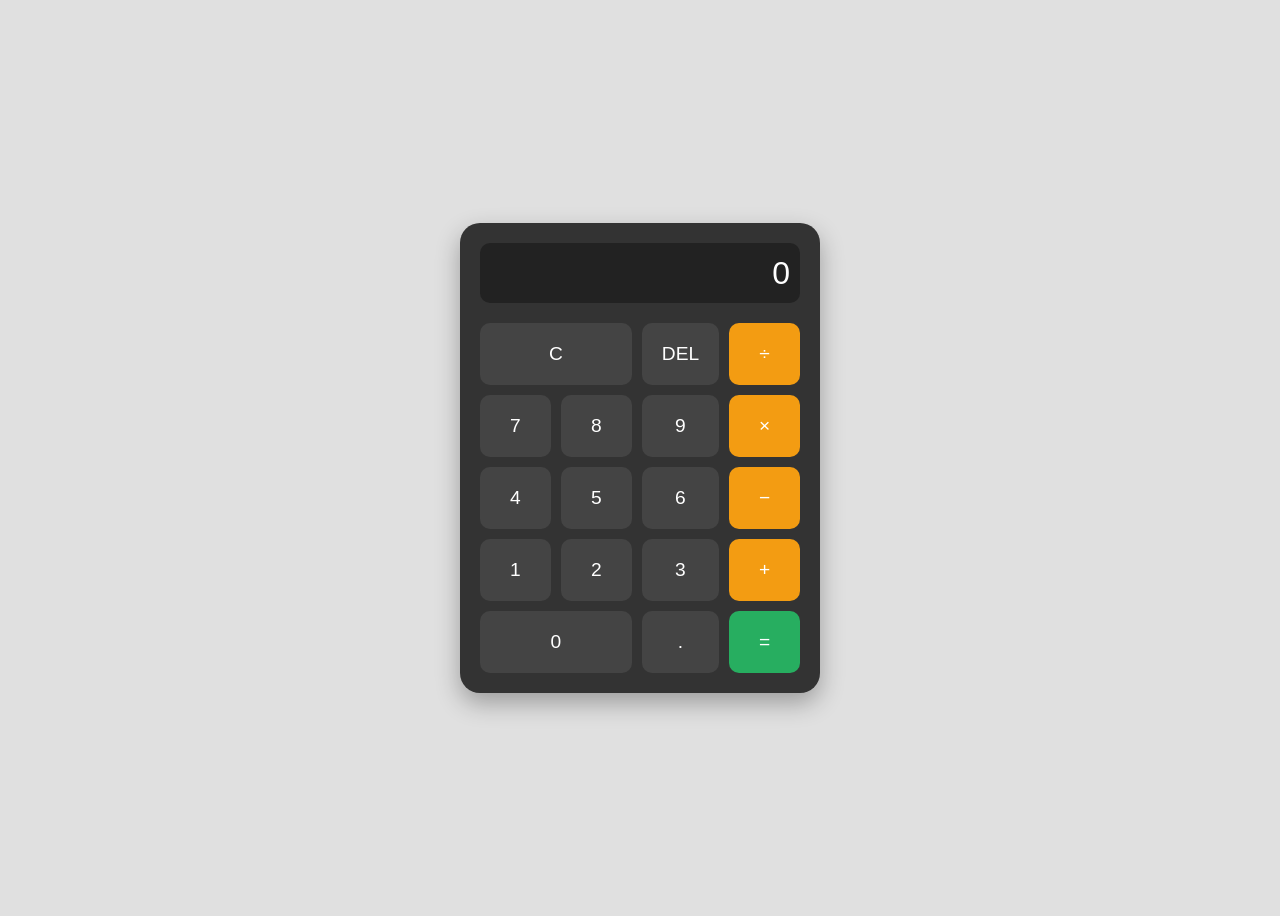
<file: Calculator/index.html>
<!DOCTYPE html>
<html lang="en">
<head>
    <meta charset="UTF-8">
    <meta name="viewport" content="width=device-width, initial-scale=1.0">
    <title>Web Calculator</title>
    <link rel="stylesheet" href="style.css">
</head>
<body>
    <div class="calculator">
      <input type="text" id="display" placeholder="0">
        <div class="buttons">
            <button onclick="clearDisplay()" class="butt-2">C</button>
            <button onclick="deleteLast()">DEL</button>
            <button onclick="addToDisplay('/')" class="operator">÷</button>
            
            <button onclick="addToDisplay('7')">7</button>
            <button onclick="addToDisplay('8')">8</button>
            <button onclick="addToDisplay('9')">9</button>
            <button onclick="addToDisplay('*')" class="operator">×</button>
            
            <button onclick="addToDisplay('4')">4</button>
            <button onclick="addToDisplay('5')">5</button>
            <button onclick="addToDisplay('6')">6</button>
            <button onclick="addToDisplay('-')" class="operator">−</button>
            
            <button onclick="addToDisplay('1')">1</button>
            <button onclick="addToDisplay('2')">2</button>
            <button onclick="addToDisplay('3')">3</button>
            <button onclick="addToDisplay('+')" class="operator">+</button>
            
            <button onclick="addToDisplay('0')" class="butt-2">0</button>
            <button onclick="addToDisplay('.')">.</button>
            <button onclick="calculate()" class="equal">=</button>
        </div>
    </div>
    <script src="script.js"></script>
</body>
</html>
</file>
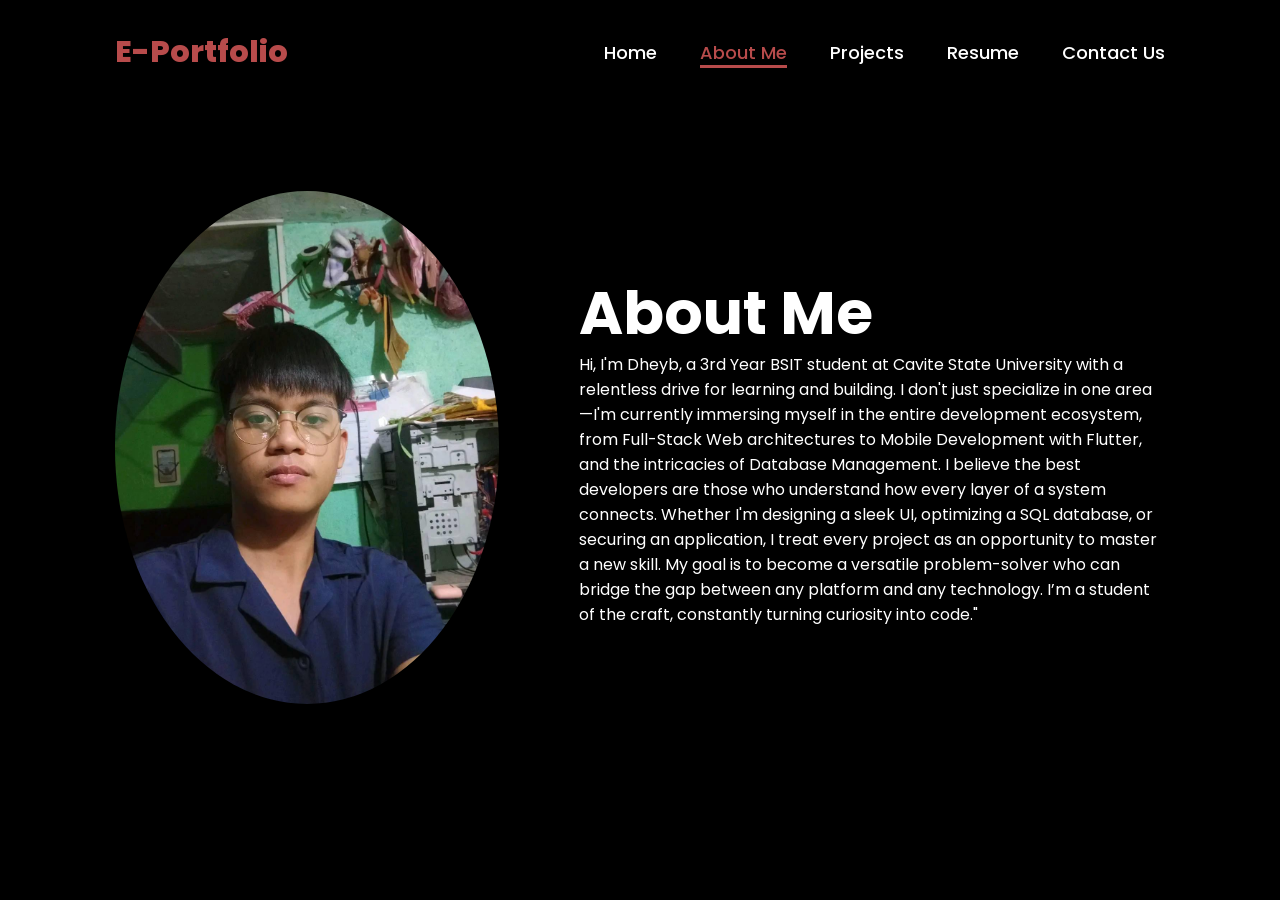
<file: Midterm/about.html>
<!DOCTYPE html>
<html lang="en">
<head>
    <meta charset="UTF-8">
    <meta name="viewport" content="width=device-width, initial-scale=1.0">
    <link rel="stylesheet" href="style.css">
    <title>Document</title>
</head>
<body>
        <header>
        <a href="#" class="logo">E-Portfolio</a>

        <nav>
            <a href="index.html"> Home</a>
            <a href="about.html" class="active">About Me</a>
            <a href="project.html" >Projects</a>
            <a href="resume.html" >Resume</a>
            <a href="contact.html" >Contact Us</a>
        </nav>
    </header>
   <section class="home">
        <div class="home-img">
            <img src="profile.jpg" alt="">
        </div>
        <div class="home-content">
            <h1>About Me</h1>
            <p id="parag">Hi, I'm Dheyb, a 3rd Year BSIT student at Cavite State University with a relentless drive for learning and building. I don't just specialize in one area—I'm currently immersing myself in the entire development ecosystem, 
            from Full-Stack Web architectures to Mobile Development with Flutter, and the intricacies of Database Management. I believe the best developers are those who understand how every layer of a system connects. Whether I'm designing a sleek UI, optimizing a SQL database, or securing an application, I treat every project as an opportunity to master a new skill. My goal is to become a versatile problem-solver who can bridge the gap between any platform and any technology.
            I’m a student of the craft, constantly turning curiosity into code."</p> 
        </div>
    </section>
</body>
</html>
</file>
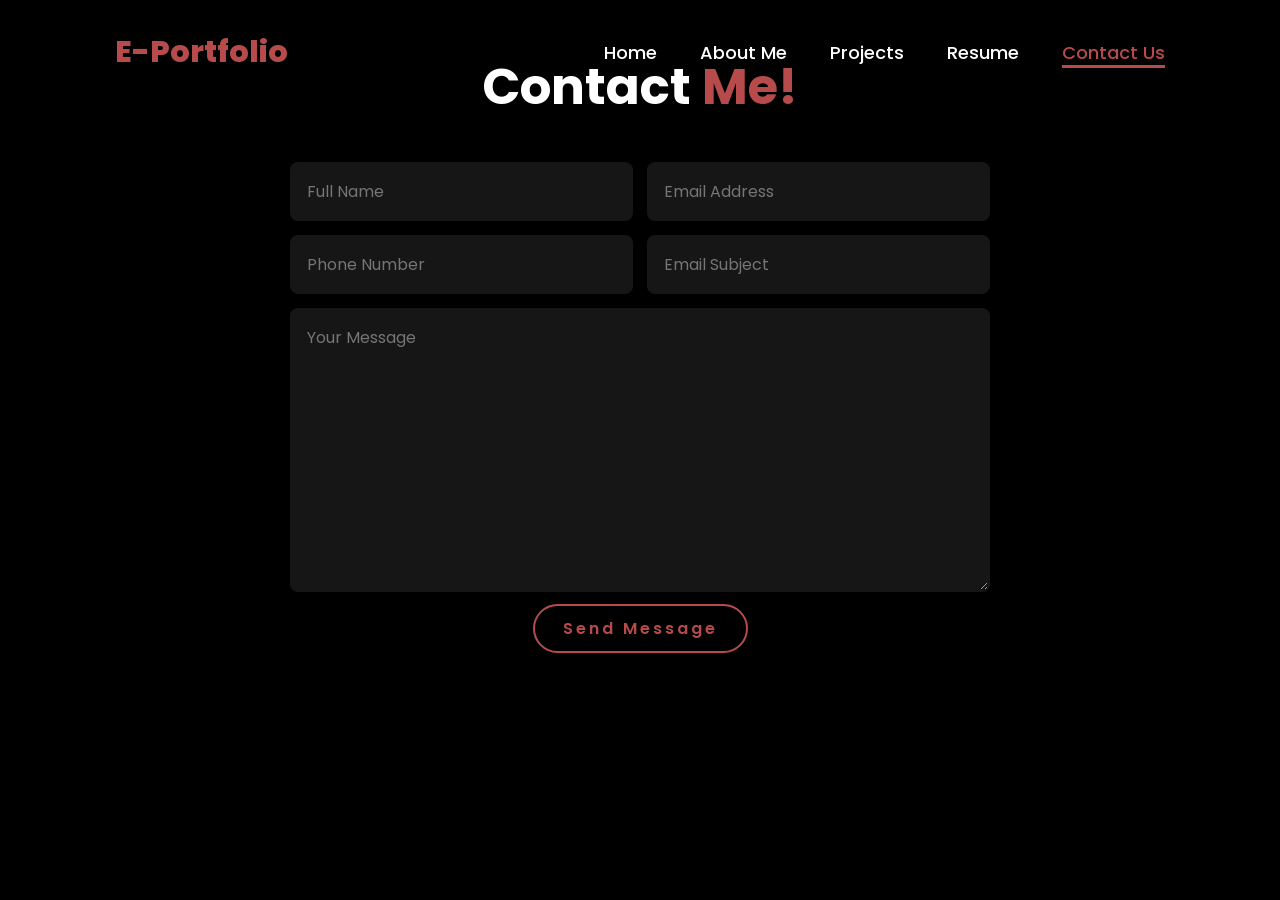
<file: Midterm/contact.html>
<!DOCTYPE html>
<html lang="en">
<head>
    <meta charset="UTF-8">
    <meta name="viewport" content="width=device-width, initial-scale=1.0">
    <link rel="stylesheet" href="https://cdnjs.cloudflare.com/ajax/libs/font-awesome/6.5.2/css/all.min.css">
    <link rel="stylesheet" href="style.css">
    <title>Contact | Dheyb</title>
</head>
<body>
    <header>
        <a href="index.html" class="logo">E-Portfolio</a>
        <nav>
            <a href="index.html">Home</a>
            <a href="about.html">About Me</a>
            <a href="project.html">Projects</a>
            <a href="resume.html">Resume</a>
            <a href="contact.html" class="active">Contact Us</a>
        </nav>
    </header>

    <section class="contact">
        <h2 class="heading">Contact <span>Me!</span></h2>

        <form id="contact-form">
            <div class="input-group">
                <div class="input-box">
                    <input type="text" id="full-name" placeholder="Full Name">
                    <span class="error-msg">Name is required</span>
                </div>
                <div class="input-box">
                    <input type="email" id="email" placeholder="Email Address">
                    <span class="error-msg">Valid email is required</span>
                </div>
            </div>

            <div class="input-group">
                <div class="input-box">
                    <input type="number" id="phone" placeholder="Phone Number">
                </div>
                <div class="input-box">
                    <input type="text" id="subject" placeholder="Email Subject">
                </div>
            </div>

            <div class="input-box">
                <textarea id="message" cols="30" rows="10" placeholder="Your Message"></textarea>
                <span class="error-msg">Message cannot be empty</span>
            </div>

            <input type="submit" value="Send Message" class="btn">
        </form>
    </section>

    <script src="script.js"></script>
</body>
</html>
</file>
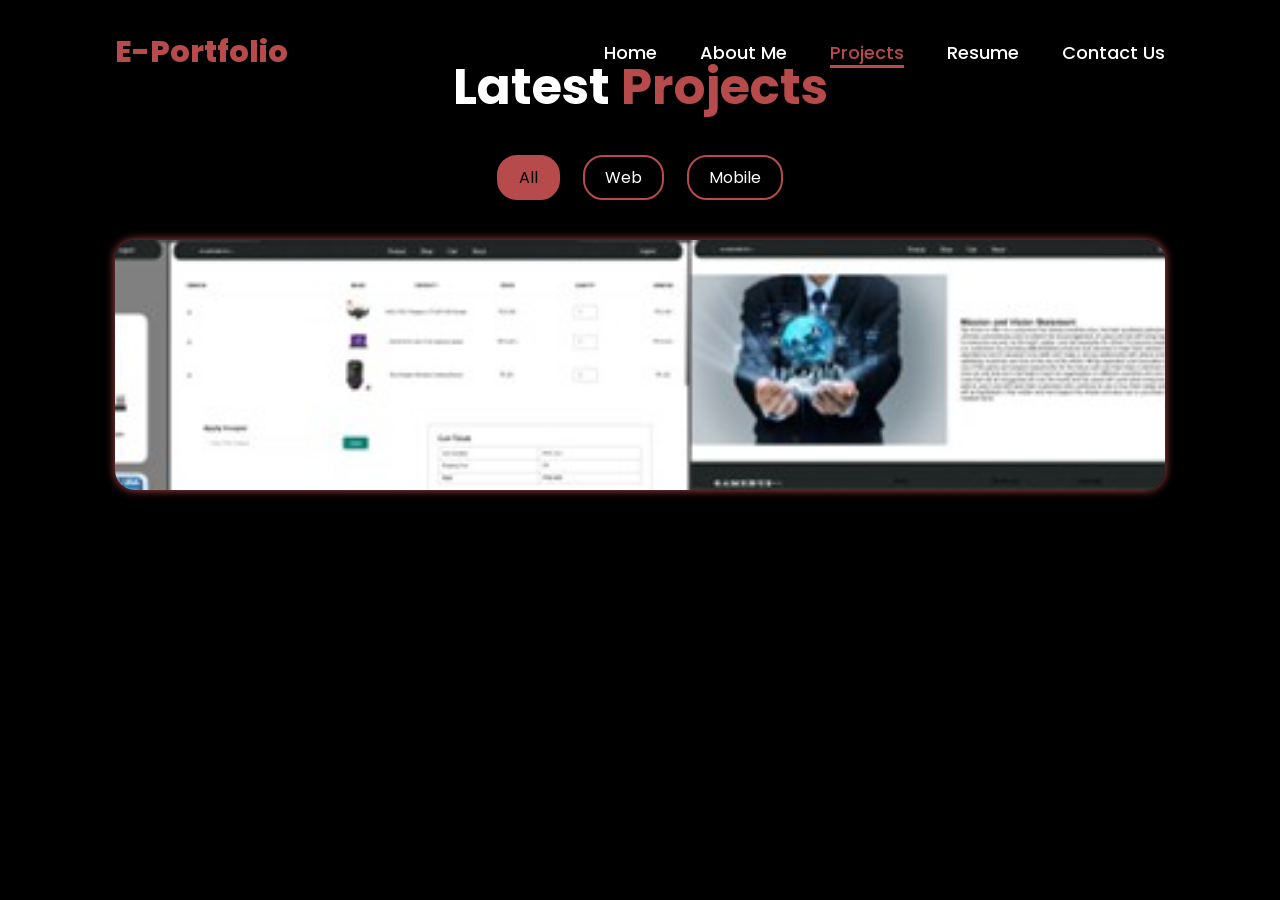
<file: Midterm/project.html>
<!DOCTYPE html>
<html lang="en">
<head>
    <meta charset="UTF-8">
    <meta name="viewport" content="width=device-width, initial-scale=1.0">
    <link rel="stylesheet" href="https://cdnjs.cloudflare.com/ajax/libs/font-awesome/6.5.2/css/all.min.css">
    <link rel="stylesheet" href="style.css">
    <title>Projects | Dheyb</title>
</head>
<body>
    <header>
        <a href="index.html" class="logo">E-Portfolio</a>
        <nav>
            <a href="index.html">Home</a>
            <a href="about.html">About Me</a>
            <a href="project.html" class="active">Projects</a>
            <a href="resume.html">Resume</a>
            <a href="contact.html">Contact Us</a>
        </nav>
    </header>

    <section class="projects-section">
        <h2 class="heading">Latest <span>Projects</span></h2>
        
        <div class="filter-container">
            <button class="filter-btn active" data-filter="all">All</button>
            <button class="filter-btn" data-filter="web">Web</button>
            <button class="filter-btn" data-filter="mobile">Mobile</button>
        </div>

        <div class="projects-container">
            <div class="project-box" data-category="web">
                <img src="Slide1.JPG" alt="Project 1">
                <div class="project-layer">
                    <h4>Web Application</h4>
                    <p>A Full-Stack system built with modern JS frameworks.</p>
                    <a href="/Website Moreno Group/product.html"><i class="fa-solid fa-up-right-from-square"></i></a>
                </div>
            </div>
        </div>
    </section>

    <script src="script.js"></script>
</body>
</html>
</file>
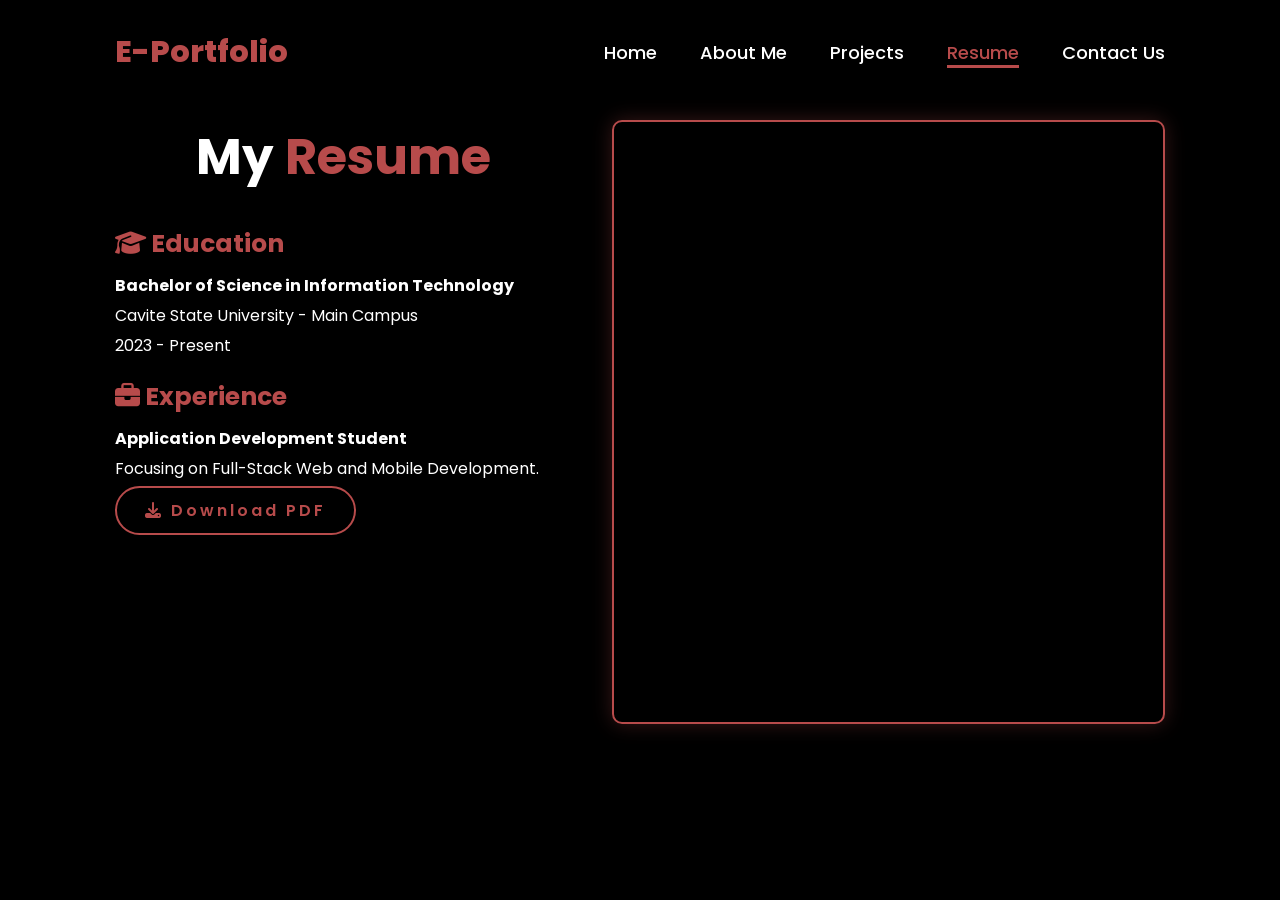
<file: Midterm/resume.html>
<!DOCTYPE html>
<html lang="en">
<head>
    <meta charset="UTF-8">
    <meta name="viewport" content="width=device-width, initial-scale=1.0">
    <link rel="stylesheet" href="https://cdnjs.cloudflare.com/ajax/libs/font-awesome/6.5.2/css/all.min.css">
    <link rel="stylesheet" href="style.css">
    <title>Resume | Dheyb</title>
</head>
<body>
    <header>
        <a href="index.html" class="logo">E-Portfolio</a>
        <nav>
            <a href="index.html">Home</a>
            <a href="about.html">About Me</a>
            <a href="project.html">Projects</a>
            <a href="resume.html" class="active">Resume</a>
            <a href="contact.html">Contact Us</a>
        </nav>
    </header>

    <section class="resume-section">
        <div class="resume-content">
            <h2 class="heading">My <span>Resume</span></h2>
            
            <div class="resume-info">
                <div class="education">
                    <h3><i class="fa-solid fa-graduation-cap"></i> Education</h3>
                    <p><strong>Bachelor of Science in Information Technology</strong></p>
                    <p>Cavite State University - Main Campus</p>
                    <p>2023 - Present</p>
                </div>

                <div class="experience">
                    <h3><i class="fa-solid fa-briefcase"></i> Experience</h3>
                    <p><strong>Application Development Student</strong></p>
                    <p>Focusing on Full-Stack Web and Mobile Development.</p>
                </div>
            </div>

            <a href="MyResume.pdf" download="Dheyb_Resume.pdf" class="btn" id="downloadBtn">
                <i class="fa-solid fa-download"></i> Download PDF
            </a>
        </div>

        <div class="resume-viewer">
            <iframe src="MyResume.pdf" width="100%" height="600px">
                <p>This browser does not support inline PDFs. Please download the PDF to view it: 
                <a href="MyResume.pdf">Download PDF</a></p>
            </iframe>
        </div>
    </section>

    <script src="script.js"></script>
</body>
</html>
</file>
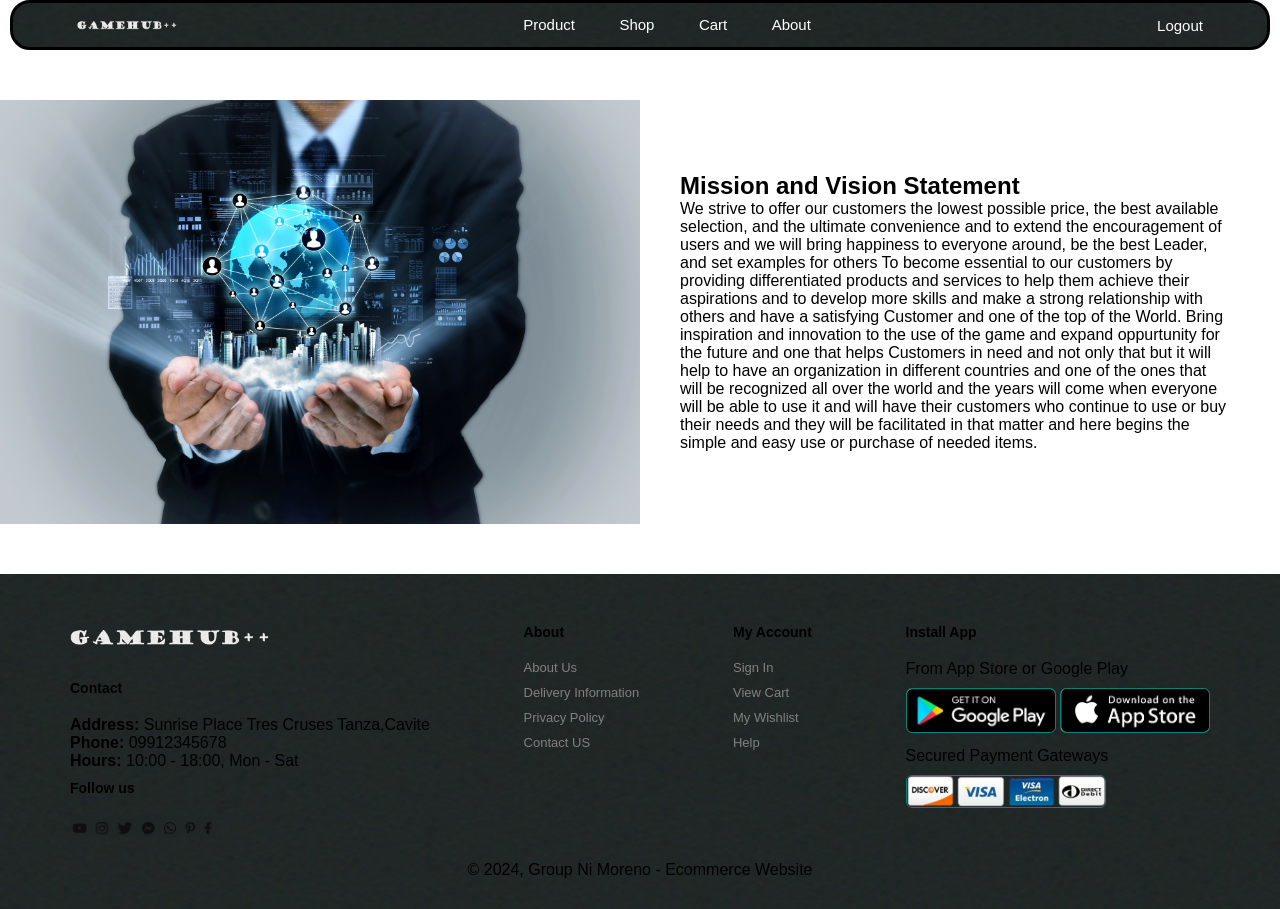
<file: Midterm/Website Moreno Group/about.html>
<!DOCTYPE html>
<html lang="en">
<head>
    <meta charset="UTF-8">
    <meta name="viewport" content="width=device-width, initial-scale=1.0">
    <title>Document</title>
    <link rel="stylesheet" href="pro.css">
</head>
<body>
<header class="navbar" >

   <img src="GameR.jpg" id="GameRush">

<ul>
        <a href="product.html" >Product</a>
        <a href="shop.html" >Shop</a>
        <a href="cart.html" >Cart</a>
        <a href="about.html" >About</a>
    </ul>
        <a href="sign-in.html" id="sign_in">Logout</a>
 
</header>

<section id="about-head" class="section-p1">
    <img src="r.jpeg" alt="">

    <div>
        <h2>Mission and Vision Statement</h2>
        <p>We strive to offer our customers the lowest possible price, the best available selection, and the ultimate convenience and to extend the encouragement of users and we will bring happiness to everyone around, be the best Leader, and set examples for others To become essential to our customers by providing differentiated products and services to help them achieve their aspirations and to develop more skills and make a strong relationship with others and have a satisfying Customer and one of the top of the World.
            Bring inspiration and innovation to the use of the game and expand oppurtunity for the future and one that helps Customers in need and not only that but it will help to have an organization in different countries and one of the ones that will be recognized all over the world and the years will come when everyone will be able to use it and will have their customers who continue to use or buy their needs and they will be facilitated in that matter and here begins the simple and easy use or purchase of needed items.
        </p>
    </div>
</section>


<footer class="=section-p1">
    <div class="col">
        <img src="GameR.jpg" id="game">
        <h4>Contact</h4>
        <p><strong>Address:</strong>  Sunrise Place Tres Cruses Tanza,Cavite</p>
        <p><strong>Phone:</strong> 09912345678</p>
        <p><strong>Hours:</strong> 10:00 - 18:00, Mon - Sat</p>
        <div class="follow">
           <h4>Follow us</h4>
           <div class="icon">
            <img src="soc.png" id="soc">
           </div> 
        </div>
    </div>
    <div class="col">
        <h4>About</h4>
        <a href="">About Us</a>
        <a href="">Delivery Information</a>
        <a href="">Privacy Policy</a>
        <a href="">Contact US</a>
    </div>
    <div class="col">
        <h4>My Account</h4>
        <a href="">Sign In</a>
        <a href="">View Cart</a>
        <a href="">My Wishlist</a>
        <a href="">Help</a>
    </div>
    <div class="col install">
        <h4>Install App</h4>
        <p>From App Store or Google Play</p>
        <div class="row">
                <img src="play.jpg" id="play">
                <img src="app.jpg" id="app">
                <p>Secured Payment Gateways</p>
                <img src="atm.jpg" id="atm">
        </div>
    </div>
     
    <div class="copyright">
        <p>© 2024, Group Ni Moreno - Ecommerce Website</p>
    </div>
</footer>
<script src="product.js">
</script>
</body>
</html>
</file>
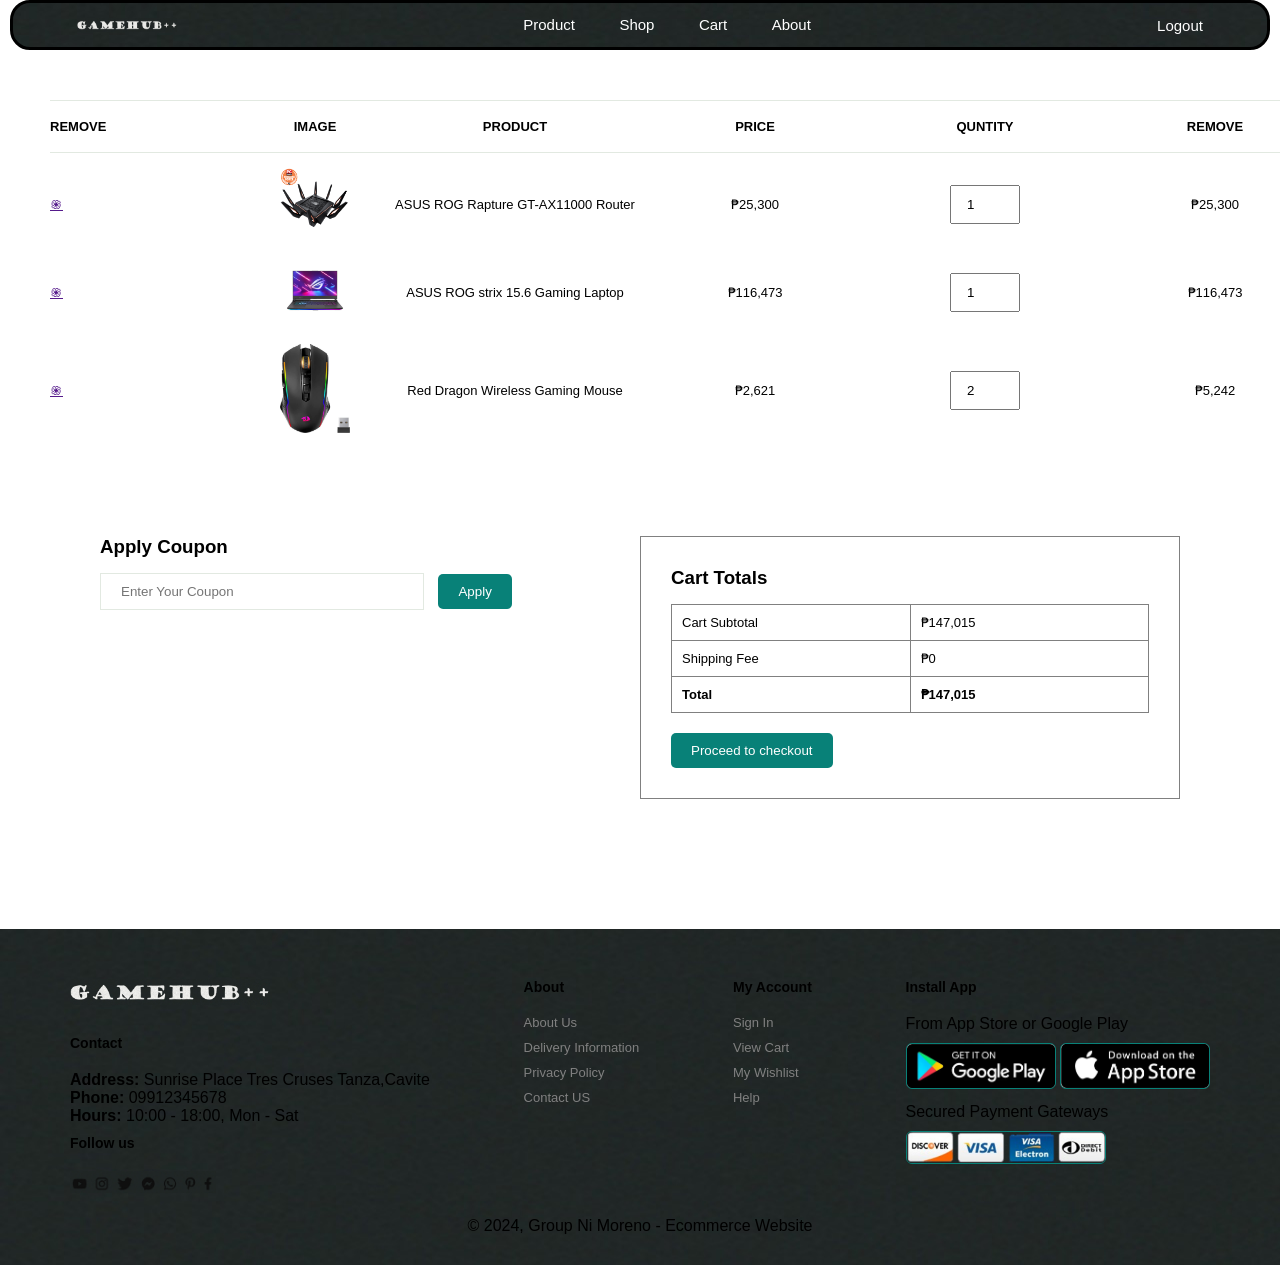
<file: Midterm/Website Moreno Group/cart.html>
<!DOCTYPE html>
<html lang="en">
<head>
    <meta charset="UTF-8">
    <meta name="viewport" content="width=device-width, initial-scale=1.0">
    <title>Document</title>
    <link rel="stylesheet" href="pro.css">
</head>
<body>
<header class="navbar" >

   <img src="GameR.jpg" id="GameRush">

<ul>
        <a href="product.html" >Product</a>
        <a href="shop.html" >Shop</a>
        <a href="cart.html" >Cart</a>
        <a href="about.html" >About</a>
    </ul>
        <a href="sign-in.html" id="sign_in">Logout</a>
 
</header>
<!-- cart  -->
<section id="cart" class="section-p1">
    <table width="100%">
        <thead>
            <tr>
                <td>Remove</td>
                <td>Image</td>
                <td>Product</td>
                <td>Price</td>
                <td>Quntity</td>
                <td>Remove</td>
            </tr>
        </thead>
        <tbody>
            <tr>
                <td><a href="">֍</a></td>
                <td><img src="pro-1.png" alt=""></td>
                <td>ASUS ROG Rapture GT-AX11000 Router</td>
                <td>₱25,300</td>
                <td><input type="number" value="1"></td>
                <td>₱25,300</td>
            </tr>
            <tr>
                <td><a href="">֍</a></td>
                <td><img src="pro-3.jpeg" alt=""></td>
                <td>ASUS ROG strix 15.6 Gaming Laptop</td>
                <td>₱116,473</td>
                <td><input type="number" value="1"></td>
                <td>₱116,473</td>
            </tr>
            <tr>
                <td><a href="">֍</a></td>
                <td><img src="pro-4.jpeg" alt=""></td>
                <td>Red Dragon Wireless Gaming Mouse</td>
                <td>₱2,621</td>
                <td><input type="number" value="2"></td>
                <td>₱5,242</td>
            </tr> 
        </tbody>
    </table>
</section>
<!-- add to cart  -->
<section id="cart-add" class="section-p1">
    <!-- coupon  -->
    <div id="coupon">
        <h3>Apply Coupon</h3>
        <div>
            <input type="text" placeholder="Enter Your Coupon">
            <button>Apply</button>
        </div>
    </div>
<!-- subtotal  -->
    <div id="subtotal">
        <h3>Cart Totals</h3>
        <table>
            <tr>
                <td>Cart Subtotal</td>
                <td>₱147,015</td>
            </tr>
            <tr>
                <td>Shipping Fee</td>
                <td>₱0</td>
            </tr>
            <tr>
                <td><strong>Total</strong></td>
                <td><strong>₱147,015</strong></td>
            </tr>
        </table>
        <button>Proceed to checkout</button>
    </div>
</section>


<footer class="=section-p1">
    <div class="col">
        <img src="GameR.jpg" id="game">
        <h4>Contact</h4>
        <p><strong>Address:</strong>  Sunrise Place Tres Cruses Tanza,Cavite</p>
        <p><strong>Phone:</strong> 09912345678</p>
        <p><strong>Hours:</strong> 10:00 - 18:00, Mon - Sat</p>
        <div class="follow">
           <h4>Follow us</h4>
           <div class="icon">
            <img src="soc.png" id="soc">
           </div> 
        </div>
    </div>
    <div class="col">
        <h4>About</h4>
        <a href="">About Us</a>
        <a href="">Delivery Information</a>
        <a href="">Privacy Policy</a>
        <a href="">Contact US</a>
    </div>
    <div class="col">
        <h4>My Account</h4>
        <a href="">Sign In</a>
        <a href="">View Cart</a>
        <a href="">My Wishlist</a>
        <a href="">Help</a>
    </div>
    <div class="col install">
        <h4>Install App</h4>
        <p>From App Store or Google Play</p>
        <div class="row">
                <img src="play.jpg" id="play">
                <img src="app.jpg" id="app">
                <p>Secured Payment Gateways</p>
                <img src="atm.jpg" id="atm">
        </div>
    </div>
     
    <div class="copyright">
        <p>© 2024, Group Ni Moreno - Ecommerce Website</p>
    </div>
</footer>
<script src="cart.js">
</script>
</body>
</html>
</file>
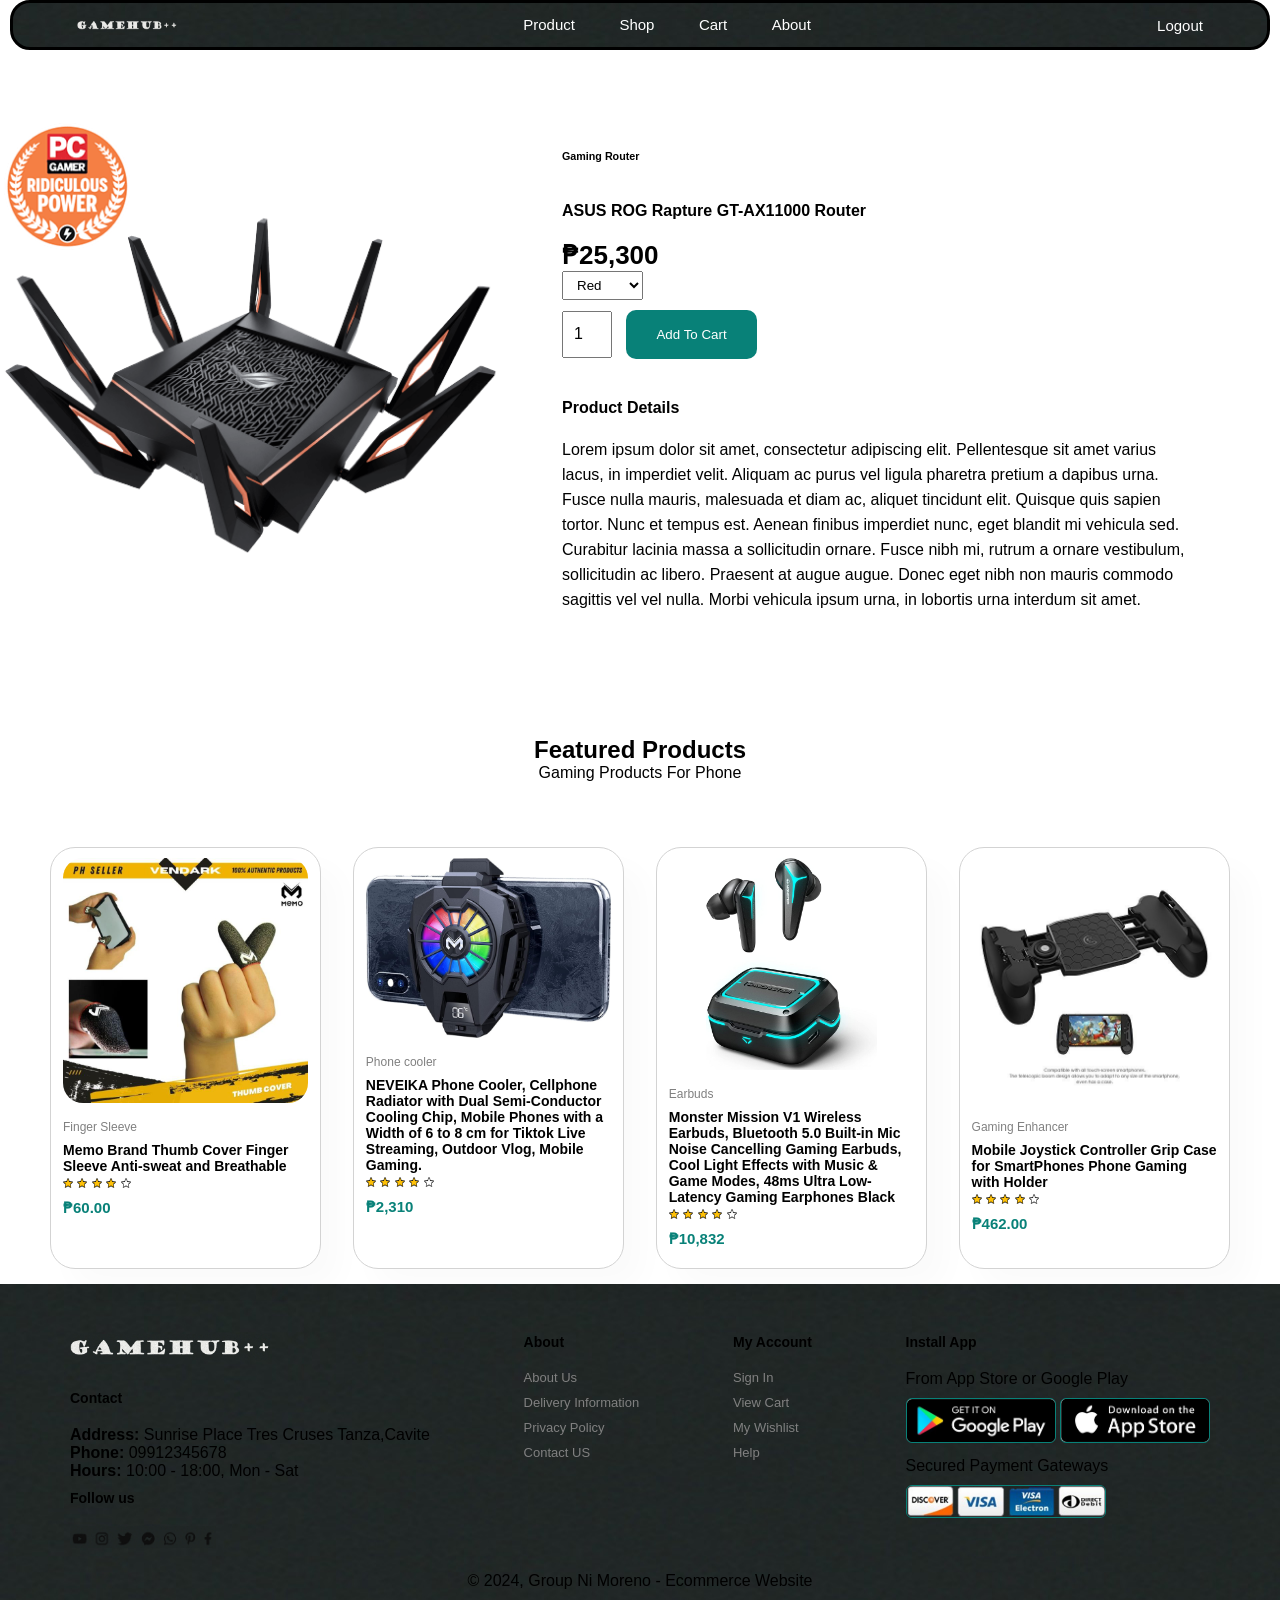
<file: Midterm/Website Moreno Group/pro1.html>
<!DOCTYPE html>
<html lang="en">
<head>
    <meta charset="UTF-8">
    <meta name="viewport" content="width=device-width, initial-scale=1.0">
    <title>Document</title>
    <link rel="stylesheet" href="pro.css">
</head>
<body>
<header class="navbar" >

   <img src="GameR.jpg" id="GameRush">

<ul>
        <a href="product.html" >Product</a>
        <a href="shop.html" >Shop</a>
        <a href="cart.html" >Cart</a>
        <a href="about.html" >About</a>
    </ul>
        <a href="sign-in.html" id="sign_in">Logout</a>
 
</header>

<section id="prodetails" class="section-p1">
    <div class="single-pro-image">
        <img src="pro-1.png" width="100%" id="MainImg">
    </div>
    <div class="single-pro-details">
        <h6>Gaming Router</h6>
        <h4>ASUS ROG Rapture GT-AX11000 Router</h4>
        <h2>₱25,300</h2>
        <select name="" id="">
            <option value="">Red</option>
            <option value="">Blue</option>
            <option value="">White</option>
            <option value="">Purple</option>
            <option value="">Black</option>
        </select>
        <input type="number" value="1">
        <button>Add To Cart</button>
        <h4>Product Details</h4>
        <span>Lorem ipsum dolor sit amet, consectetur adipiscing elit. Pellentesque sit amet varius lacus, in imperdiet velit. Aliquam ac purus vel ligula pharetra pretium a dapibus urna. Fusce nulla mauris, malesuada et diam ac, aliquet tincidunt elit. Quisque quis sapien tortor. Nunc et tempus est. Aenean finibus imperdiet nunc, eget blandit mi vehicula sed. Curabitur lacinia massa a sollicitudin ornare. Fusce nibh mi, rutrum a ornare vestibulum, sollicitudin ac libero. Praesent at augue augue. Donec eget nibh non mauris commodo sagittis vel vel nulla. Morbi vehicula ipsum urna, in lobortis urna interdum sit amet.</span>
    </div>
</section>
<section id="product1" class="section-p1" >
    <h2>Featured Products</h2>
    <p>Gaming Products For Phone</p>
    <div class="pro-container">
        <div class="pro">
            <img src="pro-13.jpg" id="img">
            <div class="des">
                <span>Finger Sleeve</span>
                <h5>Memo Brand Thumb Cover Finger Sleeve Anti-sweat and Breathable</h5>
                <div class="star">
                    <img src="star-1.png" >
                    <img src="star-1.png" >
                    <img src="star-1.png" >
                    <img src="star-1.png" >
                    <img src="star-3.png" >
                </div>
                <h4>₱60.00</h4>
            </div>
        </div>
        <div class="pro">
            <img src="pro-14.jpg" id="img">
            <div class="des">
                <span>Phone cooler</span>
                <h5>NEVEIKA Phone Cooler, Cellphone Radiator with Dual Semi-Conductor Cooling Chip, Mobile Phones with a Width of 6 to 8 cm for Tiktok Live Streaming, Outdoor Vlog, Mobile Gaming. </h5>
                <div class="star">
                    <img src="star-1.png" >
                    <img src="star-1.png" >
                    <img src="star-1.png" >
                    <img src="star-1.png" >
                    <img src="star-3.png" >
                </div>
                <h4>₱2,310</h4>
            </div>
        </div>
        <div class="pro">
            <img src="pro-15.jpg" id="img15">
            <div class="des">
                <span>Earbuds</span>
                <h5>Monster Mission V1 Wireless Earbuds, Bluetooth 5.0 Built-in Mic Noise Cancelling Gaming Earbuds, Cool Light Effects with Music & Game Modes, 48ms Ultra Low-Latency Gaming Earphones Black</h5>
                <div class="star">
                    <img src="star-1.png" >
                    <img src="star-1.png" >
                    <img src="star-1.png" >
                    <img src="star-1.png" >
                    <img src="star-3.png" >
                </div>
                <h4>₱10,832</h4>
            </div>
        </div>
        <div class="pro">
            <img src="pro-16.jpeg" id="img">
            <div class="des">
                <span>Gaming Enhancer</span>
                <h5>Mobile Joystick Controller Grip Case for SmartPhones Phone Gaming with Holder</h5>
                <div class="star">
                    <img src="star-1.png" >
                    <img src="star-1.png" >
                    <img src="star-1.png" >
                    <img src="star-1.png" >
                    <img src="star-3.png" >
                </div>
                <h4>₱462.00</h4>
            </div>
        </div>
    </div>

</section>

<footer class="=section-p1">
    <div class="col">
        <img src="GameR.jpg" id="game">
        <h4>Contact</h4>
        <p><strong>Address:</strong>  Sunrise Place Tres Cruses Tanza,Cavite</p>
        <p><strong>Phone:</strong> 09912345678</p>
        <p><strong>Hours:</strong> 10:00 - 18:00, Mon - Sat</p>
        <div class="follow">
           <h4>Follow us</h4>
           <div class="icon">
            <img src="soc.png" id="soc">
           </div> 
        </div>
    </div>
    <div class="col">
        <h4>About</h4>
        <a href="">About Us</a>
        <a href="">Delivery Information</a>
        <a href="">Privacy Policy</a>
        <a href="">Contact US</a>
    </div>
    <div class="col">
        <h4>My Account</h4>
        <a href="">Sign In</a>
        <a href="">View Cart</a>
        <a href="">My Wishlist</a>
        <a href="">Help</a>
    </div>
    <div class="col install">
        <h4>Install App</h4>
        <p>From App Store or Google Play</p>
        <div class="row">
                <img src="play.jpg" id="play">
                <img src="app.jpg" id="app">
                <p>Secured Payment Gateways</p>
                <img src="atm.jpg" id="atm">
        </div>
    </div>
     
    <div class="copyright">
        <p>© 2024, Group Ni Moreno - Ecommerce Website</p>
    </div>
</footer>
<script src="cart.js">
</script>
</body>
</html>
</file>
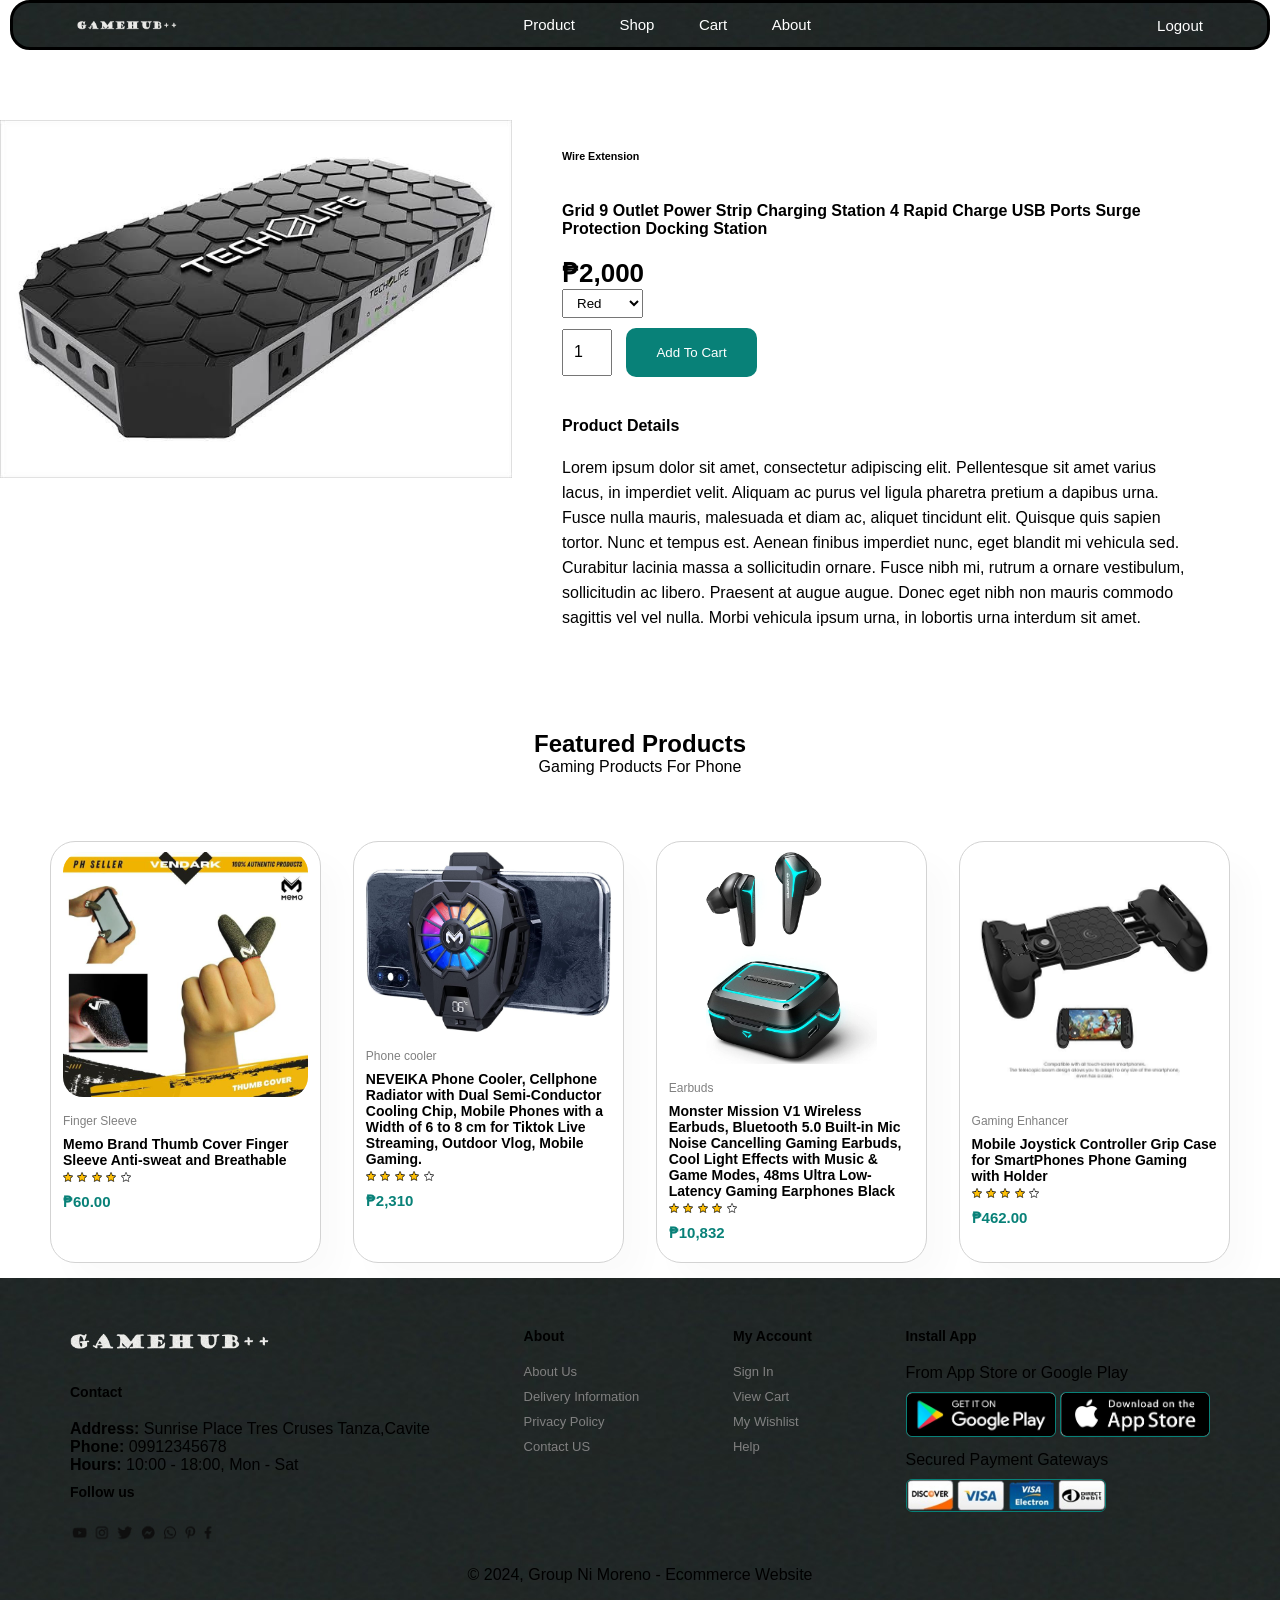
<file: Midterm/Website Moreno Group/pro10.html>
<!DOCTYPE html>
<html lang="en">
<head>
    <meta charset="UTF-8">
    <meta name="viewport" content="width=device-width, initial-scale=1.0">
    <title>Document</title>
    <link rel="stylesheet" href="pro.css">
</head>
<body>
<header class="navbar" >

   <img src="GameR.jpg" id="GameRush">

<ul>
        <a href="product.html" >Product</a>
        <a href="shop.html" >Shop</a>
        <a href="cart.html" >Cart</a>
        <a href="about.html" >About</a>
    </ul>
        <a href="sign-in.html" id="sign_in">Logout</a>
 
</header>

<section id="prodetails" class="section-p1">
    <div class="single-pro-image">
        <img src="pro-10.jpeg" width="100%" id="MainImg">
    </div>
    <div class="single-pro-details">
        <h6>Wire Extension
            </h6>
        <h4>Grid 9 Outlet Power Strip Charging Station 4 Rapid Charge USB Ports Surge Protection Docking Station</h4>
        <h2>₱2,000</h2>
        <select name="" id="">
            <option value="">Red</option>
            <option value="">Blue</option>
            <option value="">White</option>
            <option value="">Purple</option>
            <option value="">Black</option>
        </select>
        <input type="number" value="1">
        <button>Add To Cart</button>
        <h4>Product Details</h4>
        <span>Lorem ipsum dolor sit amet, consectetur adipiscing elit. Pellentesque sit amet varius lacus, in imperdiet velit. Aliquam ac purus vel ligula pharetra pretium a dapibus urna. Fusce nulla mauris, malesuada et diam ac, aliquet tincidunt elit. Quisque quis sapien tortor. Nunc et tempus est. Aenean finibus imperdiet nunc, eget blandit mi vehicula sed. Curabitur lacinia massa a sollicitudin ornare. Fusce nibh mi, rutrum a ornare vestibulum, sollicitudin ac libero. Praesent at augue augue. Donec eget nibh non mauris commodo sagittis vel vel nulla. Morbi vehicula ipsum urna, in lobortis urna interdum sit amet.</span>
    </div>
</section>
<section id="product1" class="section-p1" >
    <h2>Featured Products</h2>
    <p>Gaming Products For Phone</p>
    <div class="pro-container">
        <div class="pro">
            <img src="pro-13.jpg" id="img">
            <div class="des">
                <span>Finger Sleeve</span>
                <h5>Memo Brand Thumb Cover Finger Sleeve Anti-sweat and Breathable</h5>
                <div class="star">
                    <img src="star-1.png" >
                    <img src="star-1.png" >
                    <img src="star-1.png" >
                    <img src="star-1.png" >
                    <img src="star-3.png" >
                </div>
                <h4>₱60.00</h4>
            </div>
        </div>
        <div class="pro">
            <img src="pro-14.jpg" id="img">
            <div class="des">
                <span>Phone cooler</span>
                <h5>NEVEIKA Phone Cooler, Cellphone Radiator with Dual Semi-Conductor Cooling Chip, Mobile Phones with a Width of 6 to 8 cm for Tiktok Live Streaming, Outdoor Vlog, Mobile Gaming. </h5>
                <div class="star">
                    <img src="star-1.png" >
                    <img src="star-1.png" >
                    <img src="star-1.png" >
                    <img src="star-1.png" >
                    <img src="star-3.png" >
                </div>
                <h4>₱2,310</h4>
            </div>
        </div>
        <div class="pro">
            <img src="pro-15.jpg" id="img15">
            <div class="des">
                <span>Earbuds</span>
                <h5>Monster Mission V1 Wireless Earbuds, Bluetooth 5.0 Built-in Mic Noise Cancelling Gaming Earbuds, Cool Light Effects with Music & Game Modes, 48ms Ultra Low-Latency Gaming Earphones Black</h5>
                <div class="star">
                    <img src="star-1.png" >
                    <img src="star-1.png" >
                    <img src="star-1.png" >
                    <img src="star-1.png" >
                    <img src="star-3.png" >
                </div>
                <h4>₱10,832</h4>
            </div>
        </div>
        <div class="pro">
            <img src="pro-16.jpeg" id="img">
            <div class="des">
                <span>Gaming Enhancer</span>
                <h5>Mobile Joystick Controller Grip Case for SmartPhones Phone Gaming with Holder</h5>
                <div class="star">
                    <img src="star-1.png" >
                    <img src="star-1.png" >
                    <img src="star-1.png" >
                    <img src="star-1.png" >
                    <img src="star-3.png" >
                </div>
                <h4>₱462.00</h4>
            </div>
        </div>
    </div>

</section>

<footer class="=section-p1">
    <div class="col">
        <img src="GameR.jpg" id="game">
        <h4>Contact</h4>
        <p><strong>Address:</strong>  Sunrise Place Tres Cruses Tanza,Cavite</p>
        <p><strong>Phone:</strong> 09912345678</p>
        <p><strong>Hours:</strong> 10:00 - 18:00, Mon - Sat</p>
        <div class="follow">
           <h4>Follow us</h4>
           <div class="icon">
            <img src="soc.png" id="soc">
           </div> 
        </div>
    </div>
    <div class="col">
        <h4>About</h4>
        <a href="">About Us</a>
        <a href="">Delivery Information</a>
        <a href="">Privacy Policy</a>
        <a href="">Contact US</a>
    </div>
    <div class="col">
        <h4>My Account</h4>
        <a href="">Sign In</a>
        <a href="">View Cart</a>
        <a href="">My Wishlist</a>
        <a href="">Help</a>
    </div>
    <div class="col install">
        <h4>Install App</h4>
        <p>From App Store or Google Play</p>
        <div class="row">
                <img src="play.jpg" id="play">
                <img src="app.jpg" id="app">
                <p>Secured Payment Gateways</p>
                <img src="atm.jpg" id="atm">
        </div>
    </div>
     
    <div class="copyright">
        <p>© 2024, Group Ni Moreno - Ecommerce Website</p>
    </div>
</footer>
<script src="cart.js">
</script>
</body>
</html>
</file>
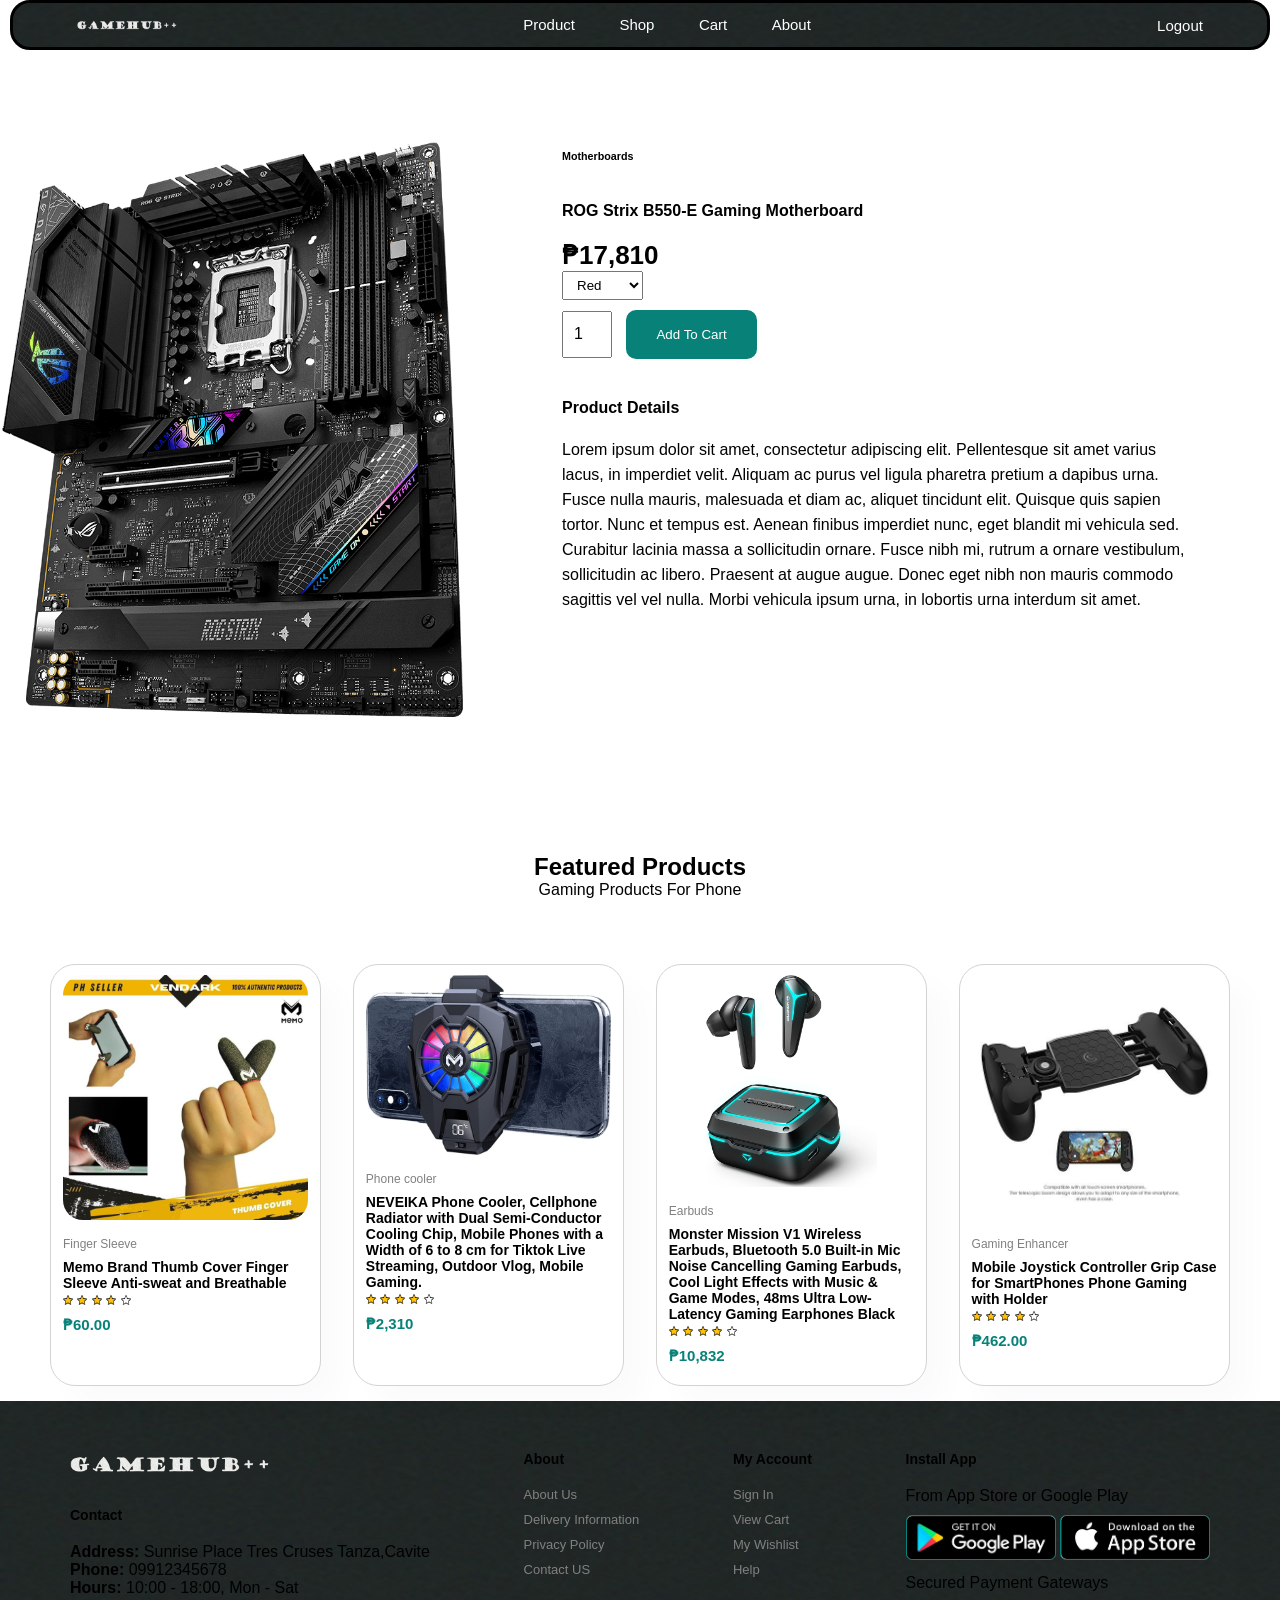
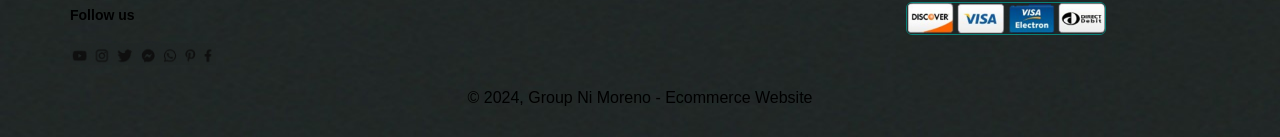
<file: Midterm/Website Moreno Group/pro11.html>
<!DOCTYPE html>
<html lang="en">
<head>
    <meta charset="UTF-8">
    <meta name="viewport" content="width=device-width, initial-scale=1.0">
    <title>Document</title>
    <link rel="stylesheet" href="pro.css">
</head>
<body>
<header class="navbar" >

   <img src="GameR.jpg" id="GameRush">

<ul>
        <a href="product.html" >Product</a>
        <a href="shop.html" >Shop</a>
        <a href="cart.html" >Cart</a>
        <a href="about.html" >About</a>
    </ul>
        <a href="sign-in.html" id="sign_in">Logout</a>
 
</header>

<section id="prodetails" class="section-p1">
    <div class="single-pro-image">
        <img src="pro-11.png" width="100%" id="MainImg">
    </div>
    <div class="single-pro-details">
        <h6>Motherboards</h6>
        <h4>ROG Strix B550-E Gaming Motherboard</h4>
        <h2> ₱17,810</h2>
        <select name="" id="">
            <option value="">Red</option>
            <option value="">Blue</option>
            <option value="">White</option>
            <option value="">Purple</option>
            <option value="">Black</option>
        </select>
        <input type="number" value="1">
        <button>Add To Cart</button>
        <h4>Product Details</h4>
        <span>Lorem ipsum dolor sit amet, consectetur adipiscing elit. Pellentesque sit amet varius lacus, in imperdiet velit. Aliquam ac purus vel ligula pharetra pretium a dapibus urna. Fusce nulla mauris, malesuada et diam ac, aliquet tincidunt elit. Quisque quis sapien tortor. Nunc et tempus est. Aenean finibus imperdiet nunc, eget blandit mi vehicula sed. Curabitur lacinia massa a sollicitudin ornare. Fusce nibh mi, rutrum a ornare vestibulum, sollicitudin ac libero. Praesent at augue augue. Donec eget nibh non mauris commodo sagittis vel vel nulla. Morbi vehicula ipsum urna, in lobortis urna interdum sit amet.</span>
    </div>
</section>
<section id="product1" class="section-p1" >
    <h2>Featured Products</h2>
    <p>Gaming Products For Phone</p>
    <div class="pro-container">
        <div class="pro">
            <img src="pro-13.jpg" id="img">
            <div class="des">
                <span>Finger Sleeve</span>
                <h5>Memo Brand Thumb Cover Finger Sleeve Anti-sweat and Breathable</h5>
                <div class="star">
                    <img src="star-1.png" >
                    <img src="star-1.png" >
                    <img src="star-1.png" >
                    <img src="star-1.png" >
                    <img src="star-3.png" >
                </div>
                <h4>₱60.00</h4>
            </div>
        </div>
        <div class="pro">
            <img src="pro-14.jpg" id="img">
            <div class="des">
                <span>Phone cooler</span>
                <h5>NEVEIKA Phone Cooler, Cellphone Radiator with Dual Semi-Conductor Cooling Chip, Mobile Phones with a Width of 6 to 8 cm for Tiktok Live Streaming, Outdoor Vlog, Mobile Gaming. </h5>
                <div class="star">
                    <img src="star-1.png" >
                    <img src="star-1.png" >
                    <img src="star-1.png" >
                    <img src="star-1.png" >
                    <img src="star-3.png" >
                </div>
                <h4>₱2,310</h4>
            </div>
        </div>
        <div class="pro">
            <img src="pro-15.jpg" id="img15">
            <div class="des">
                <span>Earbuds</span>
                <h5>Monster Mission V1 Wireless Earbuds, Bluetooth 5.0 Built-in Mic Noise Cancelling Gaming Earbuds, Cool Light Effects with Music & Game Modes, 48ms Ultra Low-Latency Gaming Earphones Black</h5>
                <div class="star">
                    <img src="star-1.png" >
                    <img src="star-1.png" >
                    <img src="star-1.png" >
                    <img src="star-1.png" >
                    <img src="star-3.png" >
                </div>
                <h4>₱10,832</h4>
            </div>
        </div>
        <div class="pro">
            <img src="pro-16.jpeg" id="img">
            <div class="des">
                <span>Gaming Enhancer</span>
                <h5>Mobile Joystick Controller Grip Case for SmartPhones Phone Gaming with Holder</h5>
                <div class="star">
                    <img src="star-1.png" >
                    <img src="star-1.png" >
                    <img src="star-1.png" >
                    <img src="star-1.png" >
                    <img src="star-3.png" >
                </div>
                <h4>₱462.00</h4>
            </div>
        </div>
    </div>

</section>

<footer class="=section-p1">
    <div class="col">
        <img src="GameR.jpg" id="game">
        <h4>Contact</h4>
        <p><strong>Address:</strong>  Sunrise Place Tres Cruses Tanza,Cavite</p>
        <p><strong>Phone:</strong> 09912345678</p>
        <p><strong>Hours:</strong> 10:00 - 18:00, Mon - Sat</p>
        <div class="follow">
           <h4>Follow us</h4>
           <div class="icon">
            <img src="soc.png" id="soc">
           </div> 
        </div>
    </div>
    <div class="col">
        <h4>About</h4>
        <a href="">About Us</a>
        <a href="">Delivery Information</a>
        <a href="">Privacy Policy</a>
        <a href="">Contact US</a>
    </div>
    <div class="col">
        <h4>My Account</h4>
        <a href="">Sign In</a>
        <a href="">View Cart</a>
        <a href="">My Wishlist</a>
        <a href="">Help</a>
    </div>
    <div class="col install">
        <h4>Install App</h4>
        <p>From App Store or Google Play</p>
        <div class="row">
                <img src="play.jpg" id="play">
                <img src="app.jpg" id="app">
                <p>Secured Payment Gateways</p>
                <img src="atm.jpg" id="atm">
        </div>
    </div>
     
    <div class="copyright">
        <p>© 2024, Group Ni Moreno - Ecommerce Website</p>
    </div>
</footer>
<script src="cart.js">
</script>
</body>
</html>
</file>
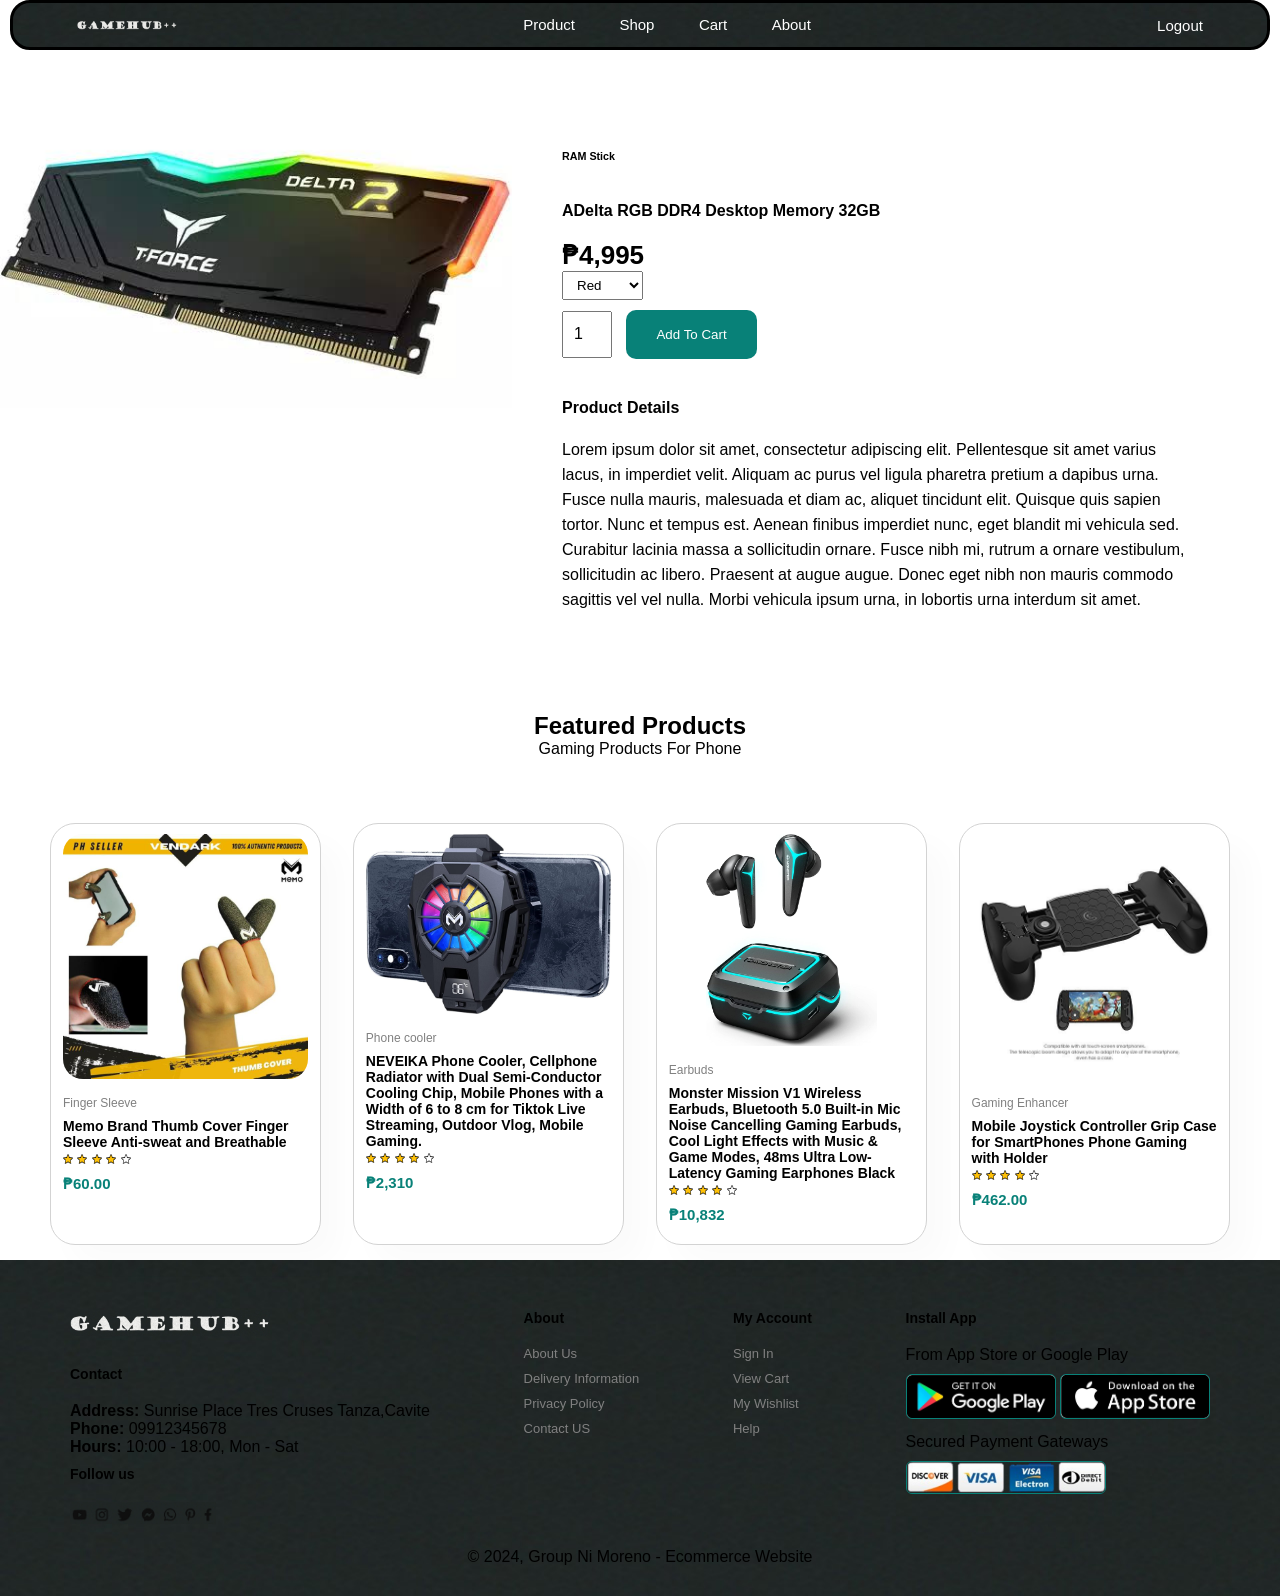
<file: Midterm/Website Moreno Group/pro12.html>
<!DOCTYPE html>
<html lang="en">
<head>
    <meta charset="UTF-8">
    <meta name="viewport" content="width=device-width, initial-scale=1.0">
    <title>Document</title>
    <link rel="stylesheet" href="pro.css">
</head>
<body>
<header class="navbar" >

   <img src="GameR.jpg" id="GameRush">

<ul>
        <a href="product.html" >Product</a>
        <a href="shop.html" >Shop</a>
        <a href="cart.html" >Cart</a>
        <a href="about.html" >About</a>
    </ul>
        <a href="sign-in.html" id="sign_in">Logout</a>
 
</header>

<section id="prodetails" class="section-p1">
    <div class="single-pro-image">
        <img src="pro-12.jpeg" width="100%" id="MainImg">
    </div>
    <div class="single-pro-details">
        <h6>RAM Stick</h6>
        <h4>ADelta RGB DDR4 Desktop Memory 32GB</h4>
        <h2> ₱4,995</h2>
        <select name="" id="">
            <option value="">Red</option>
            <option value="">Blue</option>
            <option value="">White</option>
            <option value="">Purple</option>
            <option value="">Black</option>
        </select>
        <input type="number" value="1">
        <button>Add To Cart</button>
        <h4>Product Details</h4>
        <span>Lorem ipsum dolor sit amet, consectetur adipiscing elit. Pellentesque sit amet varius lacus, in imperdiet velit. Aliquam ac purus vel ligula pharetra pretium a dapibus urna. Fusce nulla mauris, malesuada et diam ac, aliquet tincidunt elit. Quisque quis sapien tortor. Nunc et tempus est. Aenean finibus imperdiet nunc, eget blandit mi vehicula sed. Curabitur lacinia massa a sollicitudin ornare. Fusce nibh mi, rutrum a ornare vestibulum, sollicitudin ac libero. Praesent at augue augue. Donec eget nibh non mauris commodo sagittis vel vel nulla. Morbi vehicula ipsum urna, in lobortis urna interdum sit amet.</span>
    </div>
</section>
<section id="product1" class="section-p1" >
    <h2>Featured Products</h2>
    <p>Gaming Products For Phone</p>
    <div class="pro-container">
        <div class="pro">
            <img src="pro-13.jpg" id="img">
            <div class="des">
                <span>Finger Sleeve</span>
                <h5>Memo Brand Thumb Cover Finger Sleeve Anti-sweat and Breathable</h5>
                <div class="star">
                    <img src="star-1.png" >
                    <img src="star-1.png" >
                    <img src="star-1.png" >
                    <img src="star-1.png" >
                    <img src="star-3.png" >
                </div>
                <h4>₱60.00</h4>
            </div>
        </div>
        <div class="pro">
            <img src="pro-14.jpg" id="img">
            <div class="des">
                <span>Phone cooler</span>
                <h5>NEVEIKA Phone Cooler, Cellphone Radiator with Dual Semi-Conductor Cooling Chip, Mobile Phones with a Width of 6 to 8 cm for Tiktok Live Streaming, Outdoor Vlog, Mobile Gaming. </h5>
                <div class="star">
                    <img src="star-1.png" >
                    <img src="star-1.png" >
                    <img src="star-1.png" >
                    <img src="star-1.png" >
                    <img src="star-3.png" >
                </div>
                <h4>₱2,310</h4>
            </div>
        </div>
        <div class="pro">
            <img src="pro-15.jpg" id="img15">
            <div class="des">
                <span>Earbuds</span>
                <h5>Monster Mission V1 Wireless Earbuds, Bluetooth 5.0 Built-in Mic Noise Cancelling Gaming Earbuds, Cool Light Effects with Music & Game Modes, 48ms Ultra Low-Latency Gaming Earphones Black</h5>
                <div class="star">
                    <img src="star-1.png" >
                    <img src="star-1.png" >
                    <img src="star-1.png" >
                    <img src="star-1.png" >
                    <img src="star-3.png" >
                </div>
                <h4>₱10,832</h4>
            </div>
        </div>
        <div class="pro">
            <img src="pro-16.jpeg" id="img">
            <div class="des">
                <span>Gaming Enhancer</span>
                <h5>Mobile Joystick Controller Grip Case for SmartPhones Phone Gaming with Holder</h5>
                <div class="star">
                    <img src="star-1.png" >
                    <img src="star-1.png" >
                    <img src="star-1.png" >
                    <img src="star-1.png" >
                    <img src="star-3.png" >
                </div>
                <h4>₱462.00</h4>
            </div>
        </div>
    </div>

</section>

<footer class="=section-p1">
    <div class="col">
        <img src="GameR.jpg" id="game">
        <h4>Contact</h4>
        <p><strong>Address:</strong>  Sunrise Place Tres Cruses Tanza,Cavite</p>
        <p><strong>Phone:</strong> 09912345678</p>
        <p><strong>Hours:</strong> 10:00 - 18:00, Mon - Sat</p>
        <div class="follow">
           <h4>Follow us</h4>
           <div class="icon">
            <img src="soc.png" id="soc">
           </div> 
        </div>
    </div>
    <div class="col">
        <h4>About</h4>
        <a href="">About Us</a>
        <a href="">Delivery Information</a>
        <a href="">Privacy Policy</a>
        <a href="">Contact US</a>
    </div>
    <div class="col">
        <h4>My Account</h4>
        <a href="">Sign In</a>
        <a href="">View Cart</a>
        <a href="">My Wishlist</a>
        <a href="">Help</a>
    </div>
    <div class="col install">
        <h4>Install App</h4>
        <p>From App Store or Google Play</p>
        <div class="row">
                <img src="play.jpg" id="play">
                <img src="app.jpg" id="app">
                <p>Secured Payment Gateways</p>
                <img src="atm.jpg" id="atm">
        </div>
    </div>
     
    <div class="copyright">
        <p>© 2024, Group Ni Moreno - Ecommerce Website</p>
    </div>
</footer>
<script src="cart.js">
</script>
</body>
</html>
</file>
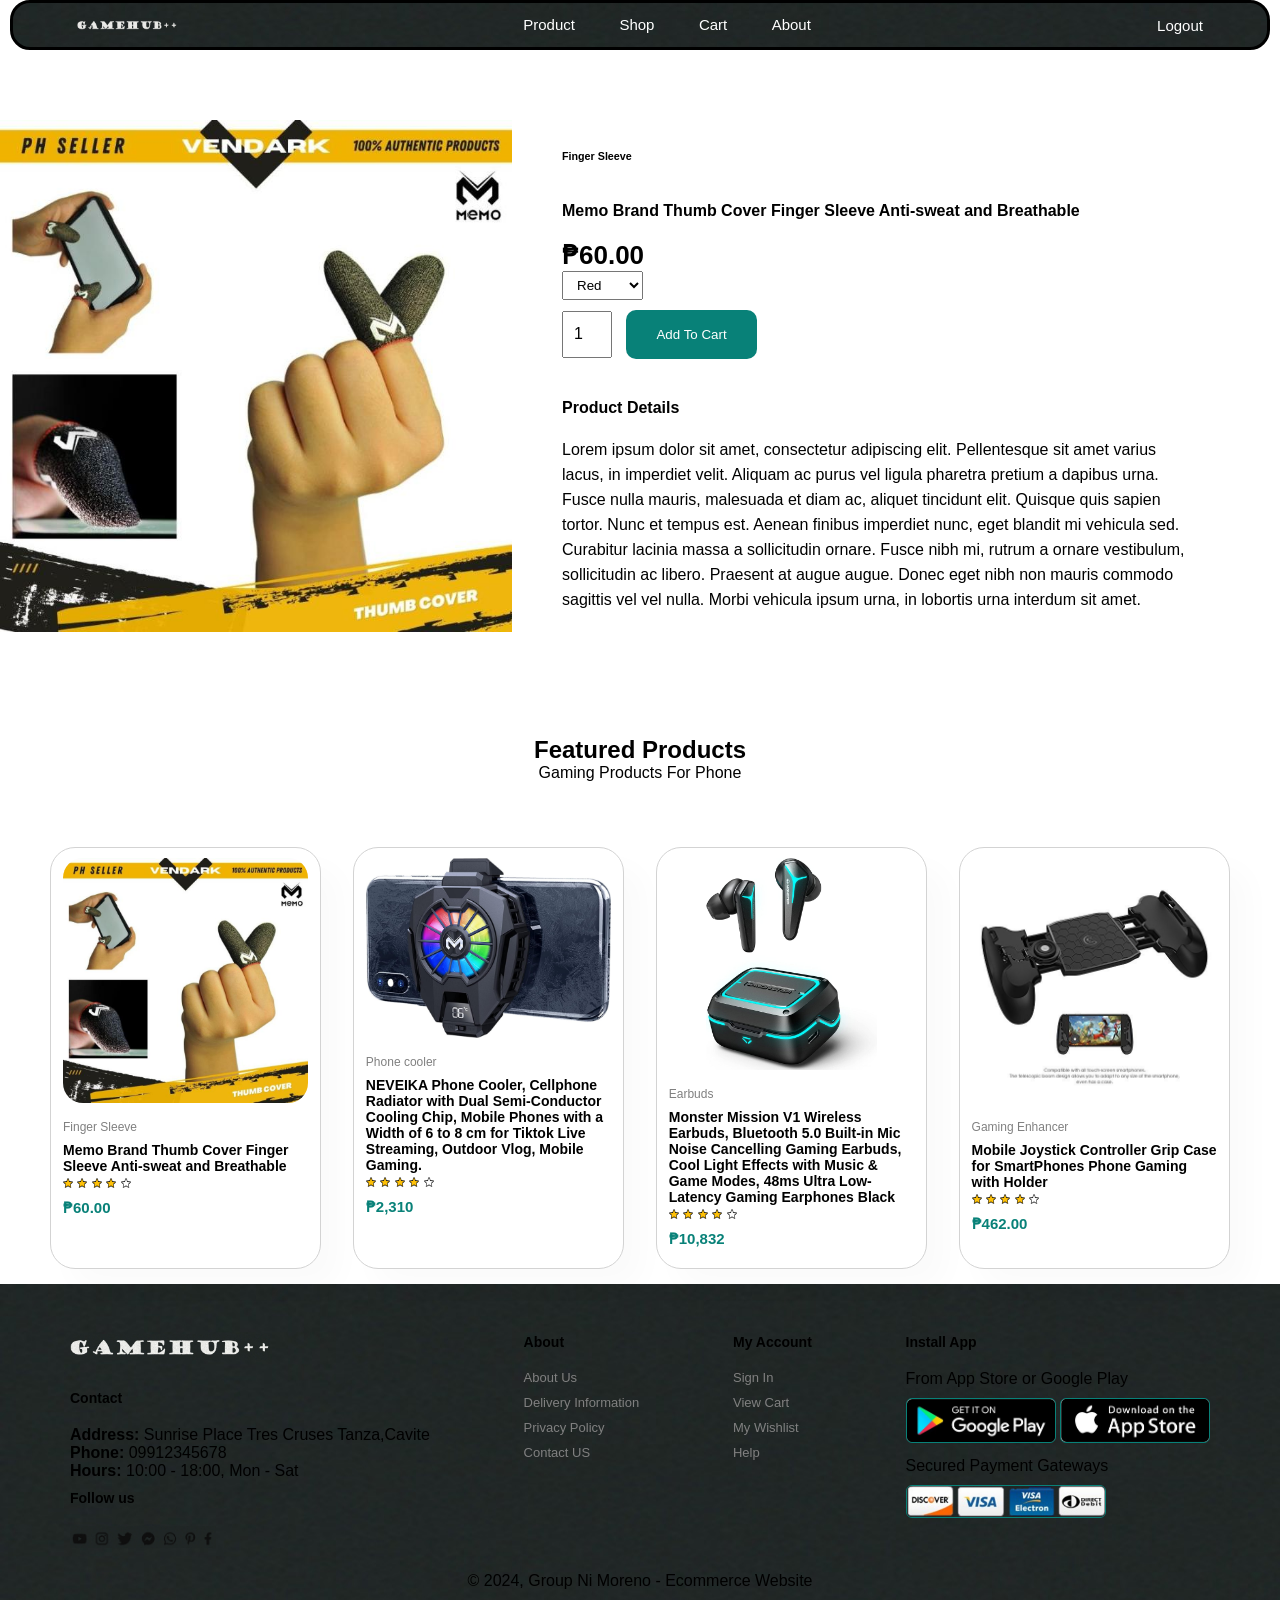
<file: Midterm/Website Moreno Group/pro13.html>
<!DOCTYPE html>
<html lang="en">
<head>
    <meta charset="UTF-8">
    <meta name="viewport" content="width=device-width, initial-scale=1.0">
    <title>Document</title>
    <link rel="stylesheet" href="pro.css">
</head>
<body>
<header class="navbar" >

   <img src="GameR.jpg" id="GameRush">

<ul>
        <a href="product.html" >Product</a>
        <a href="shop.html" >Shop</a>
        <a href="cart.html" >Cart</a>
        <a href="about.html" >About</a>
    </ul>
        <a href="sign-in.html" id="sign_in">Logout</a>
 
</header>

<section id="prodetails" class="section-p1">
    <div class="single-pro-image">
        <img src="pro-13.jpg" width="100%" id="MainImg">
    </div>
    <div class="single-pro-details">
        <h6>Finger Sleeve</h6>
        <h4>Memo Brand Thumb Cover Finger Sleeve Anti-sweat and Breathable</h4>
        <h2> ₱60.00</h2>
        <select name="" id="">
            <option value="">Red</option>
            <option value="">Blue</option>
            <option value="">White</option>
            <option value="">Purple</option>
            <option value="">Black</option>
        </select>
        <input type="number" value="1">
        <button>Add To Cart</button>
        <h4>Product Details</h4>
        <span>Lorem ipsum dolor sit amet, consectetur adipiscing elit. Pellentesque sit amet varius lacus, in imperdiet velit. Aliquam ac purus vel ligula pharetra pretium a dapibus urna. Fusce nulla mauris, malesuada et diam ac, aliquet tincidunt elit. Quisque quis sapien tortor. Nunc et tempus est. Aenean finibus imperdiet nunc, eget blandit mi vehicula sed. Curabitur lacinia massa a sollicitudin ornare. Fusce nibh mi, rutrum a ornare vestibulum, sollicitudin ac libero. Praesent at augue augue. Donec eget nibh non mauris commodo sagittis vel vel nulla. Morbi vehicula ipsum urna, in lobortis urna interdum sit amet.</span>
    </div>
</section>
<section id="product1" class="section-p1" >
    <h2>Featured Products</h2>
    <p>Gaming Products For Phone</p>
    <div class="pro-container">
        <div class="pro">
            <img src="pro-13.jpg" id="img">
            <div class="des">
                <span>Finger Sleeve</span>
                <h5>Memo Brand Thumb Cover Finger Sleeve Anti-sweat and Breathable</h5>
                <div class="star">
                    <img src="star-1.png" >
                    <img src="star-1.png" >
                    <img src="star-1.png" >
                    <img src="star-1.png" >
                    <img src="star-3.png" >
                </div>
                <h4>₱60.00</h4>
            </div>
        </div>
        <div class="pro">
            <img src="pro-14.jpg" id="img">
            <div class="des">
                <span>Phone cooler</span>
                <h5>NEVEIKA Phone Cooler, Cellphone Radiator with Dual Semi-Conductor Cooling Chip, Mobile Phones with a Width of 6 to 8 cm for Tiktok Live Streaming, Outdoor Vlog, Mobile Gaming. </h5>
                <div class="star">
                    <img src="star-1.png" >
                    <img src="star-1.png" >
                    <img src="star-1.png" >
                    <img src="star-1.png" >
                    <img src="star-3.png" >
                </div>
                <h4>₱2,310</h4>
            </div>
        </div>
        <div class="pro">
            <img src="pro-15.jpg" id="img15">
            <div class="des">
                <span>Earbuds</span>
                <h5>Monster Mission V1 Wireless Earbuds, Bluetooth 5.0 Built-in Mic Noise Cancelling Gaming Earbuds, Cool Light Effects with Music & Game Modes, 48ms Ultra Low-Latency Gaming Earphones Black</h5>
                <div class="star">
                    <img src="star-1.png" >
                    <img src="star-1.png" >
                    <img src="star-1.png" >
                    <img src="star-1.png" >
                    <img src="star-3.png" >
                </div>
                <h4>₱10,832</h4>
            </div>
        </div>
        <div class="pro">
            <img src="pro-16.jpeg" id="img">
            <div class="des">
                <span>Gaming Enhancer</span>
                <h5>Mobile Joystick Controller Grip Case for SmartPhones Phone Gaming with Holder</h5>
                <div class="star">
                    <img src="star-1.png" >
                    <img src="star-1.png" >
                    <img src="star-1.png" >
                    <img src="star-1.png" >
                    <img src="star-3.png" >
                </div>
                <h4>₱462.00</h4>
            </div>
        </div>
    </div>

</section>

<footer class="=section-p1">
    <div class="col">
        <img src="GameR.jpg" id="game">
        <h4>Contact</h4>
        <p><strong>Address:</strong>  Sunrise Place Tres Cruses Tanza,Cavite</p>
        <p><strong>Phone:</strong> 09912345678</p>
        <p><strong>Hours:</strong> 10:00 - 18:00, Mon - Sat</p>
        <div class="follow">
           <h4>Follow us</h4>
           <div class="icon">
            <img src="soc.png" id="soc">
           </div> 
        </div>
    </div>
    <div class="col">
        <h4>About</h4>
        <a href="">About Us</a>
        <a href="">Delivery Information</a>
        <a href="">Privacy Policy</a>
        <a href="">Contact US</a>
    </div>
    <div class="col">
        <h4>My Account</h4>
        <a href="">Sign In</a>
        <a href="">View Cart</a>
        <a href="">My Wishlist</a>
        <a href="">Help</a>
    </div>
    <div class="col install">
        <h4>Install App</h4>
        <p>From App Store or Google Play</p>
        <div class="row">
                <img src="play.jpg" id="play">
                <img src="app.jpg" id="app">
                <p>Secured Payment Gateways</p>
                <img src="atm.jpg" id="atm">
        </div>
    </div>
     
    <div class="copyright">
        <p>© 2024, Group Ni Moreno - Ecommerce Website</p>
    </div>
</footer>
<script src="cart.js">
</script>
</body>
</html>
</file>
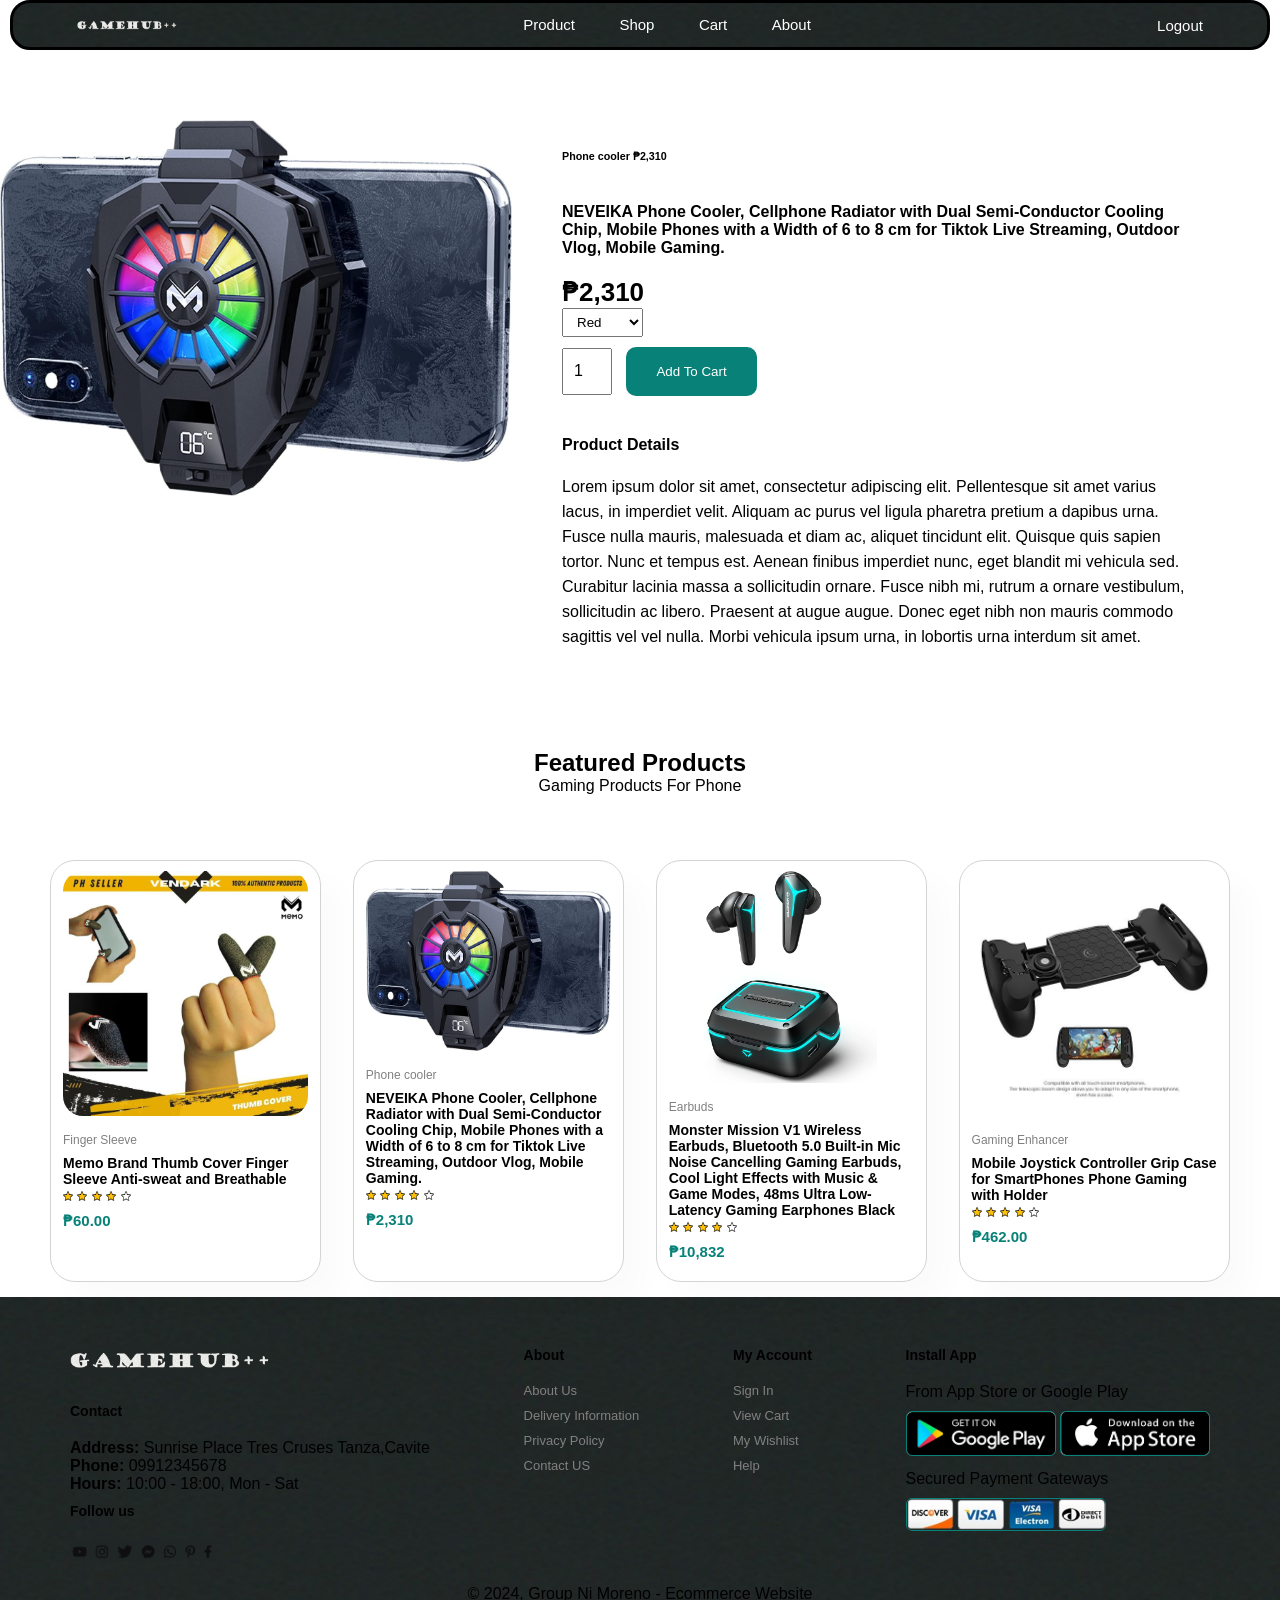
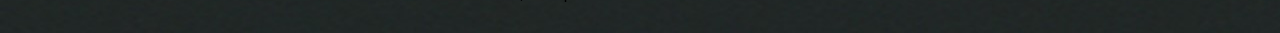
<file: Midterm/Website Moreno Group/pro14.html>
<!DOCTYPE html>
<html lang="en">
<head>
    <meta charset="UTF-8">
    <meta name="viewport" content="width=device-width, initial-scale=1.0">
    <title>Document</title>
    <link rel="stylesheet" href="pro.css">
</head>
<body>
<header class="navbar" >

   <img src="GameR.jpg" id="GameRush">

<ul>
        <a href="product.html" >Product</a>
        <a href="shop.html" >Shop</a>
        <a href="cart.html" >Cart</a>
        <a href="about.html" >About</a>
    </ul>
        <a href="sign-in.html" id="sign_in">Logout</a>
 
</header>

<section id="prodetails" class="section-p1">
    <div class="single-pro-image">
        <img src="pro-14.jpg" width="100%" id="MainImg">
    </div>
    <div class="single-pro-details">
        <h6>Phone cooler
            ₱2,310</h6>
        <h4>NEVEIKA Phone Cooler, Cellphone Radiator with Dual Semi-Conductor Cooling Chip, Mobile Phones with a Width of 6 to 8 cm for Tiktok Live Streaming, Outdoor Vlog, Mobile Gaming.</h4>
        <h2>₱2,310</h2>
        <select name="" id="">
            <option value="">Red</option>
            <option value="">Blue</option>
            <option value="">White</option>
            <option value="">Purple</option>
            <option value="">Black</option>
        </select>
        <input type="number" value="1">
        <button>Add To Cart</button>
        <h4>Product Details</h4>
        <span>Lorem ipsum dolor sit amet, consectetur adipiscing elit. Pellentesque sit amet varius lacus, in imperdiet velit. Aliquam ac purus vel ligula pharetra pretium a dapibus urna. Fusce nulla mauris, malesuada et diam ac, aliquet tincidunt elit. Quisque quis sapien tortor. Nunc et tempus est. Aenean finibus imperdiet nunc, eget blandit mi vehicula sed. Curabitur lacinia massa a sollicitudin ornare. Fusce nibh mi, rutrum a ornare vestibulum, sollicitudin ac libero. Praesent at augue augue. Donec eget nibh non mauris commodo sagittis vel vel nulla. Morbi vehicula ipsum urna, in lobortis urna interdum sit amet.</span>
    </div>
</section>
<section id="product1" class="section-p1" >
    <h2>Featured Products</h2>
    <p>Gaming Products For Phone</p>
    <div class="pro-container">
        <div class="pro">
            <img src="pro-13.jpg" id="img">
            <div class="des">
                <span>Finger Sleeve</span>
                <h5>Memo Brand Thumb Cover Finger Sleeve Anti-sweat and Breathable</h5>
                <div class="star">
                    <img src="star-1.png" >
                    <img src="star-1.png" >
                    <img src="star-1.png" >
                    <img src="star-1.png" >
                    <img src="star-3.png" >
                </div>
                <h4>₱60.00</h4>
            </div>
        </div>
        <div class="pro">
            <img src="pro-14.jpg" id="img">
            <div class="des">
                <span>Phone cooler</span>
                <h5>NEVEIKA Phone Cooler, Cellphone Radiator with Dual Semi-Conductor Cooling Chip, Mobile Phones with a Width of 6 to 8 cm for Tiktok Live Streaming, Outdoor Vlog, Mobile Gaming. </h5>
                <div class="star">
                    <img src="star-1.png" >
                    <img src="star-1.png" >
                    <img src="star-1.png" >
                    <img src="star-1.png" >
                    <img src="star-3.png" >
                </div>
                <h4>₱2,310</h4>
            </div>
        </div>
        <div class="pro">
            <img src="pro-15.jpg" id="img15">
            <div class="des">
                <span>Earbuds</span>
                <h5>Monster Mission V1 Wireless Earbuds, Bluetooth 5.0 Built-in Mic Noise Cancelling Gaming Earbuds, Cool Light Effects with Music & Game Modes, 48ms Ultra Low-Latency Gaming Earphones Black</h5>
                <div class="star">
                    <img src="star-1.png" >
                    <img src="star-1.png" >
                    <img src="star-1.png" >
                    <img src="star-1.png" >
                    <img src="star-3.png" >
                </div>
                <h4>₱10,832</h4>
            </div>
        </div>
        <div class="pro">
            <img src="pro-16.jpeg" id="img">
            <div class="des">
                <span>Gaming Enhancer</span>
                <h5>Mobile Joystick Controller Grip Case for SmartPhones Phone Gaming with Holder</h5>
                <div class="star">
                    <img src="star-1.png" >
                    <img src="star-1.png" >
                    <img src="star-1.png" >
                    <img src="star-1.png" >
                    <img src="star-3.png" >
                </div>
                <h4>₱462.00</h4>
            </div>
        </div>
    </div>

</section>

<footer class="=section-p1">
    <div class="col">
        <img src="GameR.jpg" id="game">
        <h4>Contact</h4>
        <p><strong>Address:</strong>  Sunrise Place Tres Cruses Tanza,Cavite</p>
        <p><strong>Phone:</strong> 09912345678</p>
        <p><strong>Hours:</strong> 10:00 - 18:00, Mon - Sat</p>
        <div class="follow">
           <h4>Follow us</h4>
           <div class="icon">
            <img src="soc.png" id="soc">
           </div> 
        </div>
    </div>
    <div class="col">
        <h4>About</h4>
        <a href="">About Us</a>
        <a href="">Delivery Information</a>
        <a href="">Privacy Policy</a>
        <a href="">Contact US</a>
    </div>
    <div class="col">
        <h4>My Account</h4>
        <a href="">Sign In</a>
        <a href="">View Cart</a>
        <a href="">My Wishlist</a>
        <a href="">Help</a>
    </div>
    <div class="col install">
        <h4>Install App</h4>
        <p>From App Store or Google Play</p>
        <div class="row">
                <img src="play.jpg" id="play">
                <img src="app.jpg" id="app">
                <p>Secured Payment Gateways</p>
                <img src="atm.jpg" id="atm">
        </div>
    </div>
     
    <div class="copyright">
        <p>© 2024, Group Ni Moreno - Ecommerce Website</p>
    </div>
</footer>
<script src="cart.js">
</script>
</body>
</html>
</file>
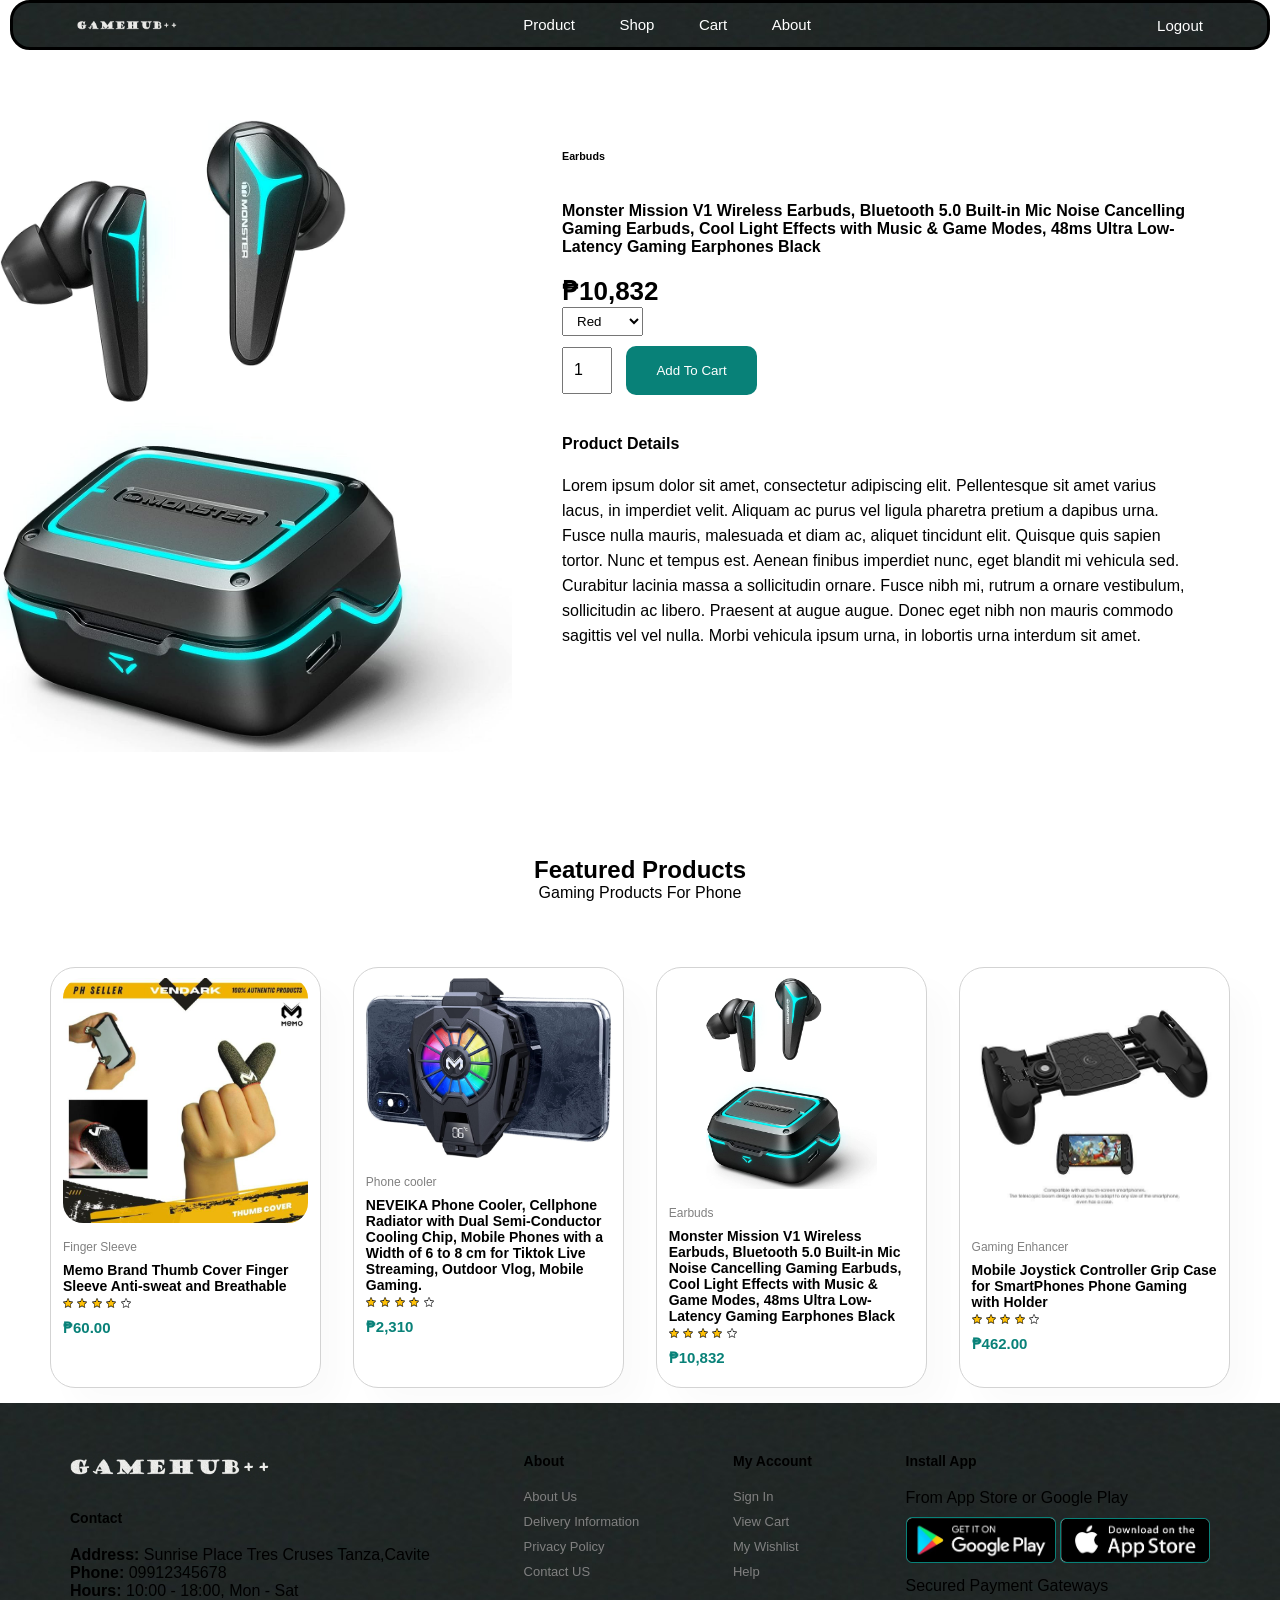
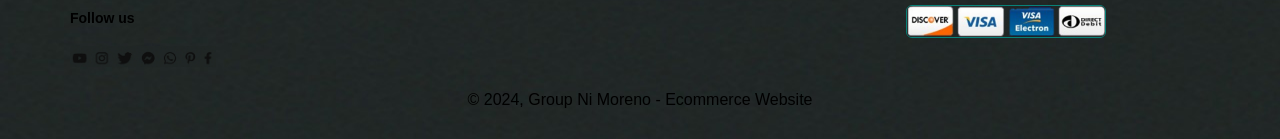
<file: Midterm/Website Moreno Group/pro15.html>
<!DOCTYPE html>
<html lang="en">
<head>
    <meta charset="UTF-8">
    <meta name="viewport" content="width=device-width, initial-scale=1.0">
    <title>Document</title>
    <link rel="stylesheet" href="pro.css">
</head>
<body>
<header class="navbar" >

   <img src="GameR.jpg" id="GameRush">

<ul>
        <a href="product.html" >Product</a>
        <a href="shop.html" >Shop</a>
        <a href="cart.html" >Cart</a>
        <a href="about.html" >About</a>
    </ul>
        <a href="sign-in.html" id="sign_in">Logout</a>
 
</header>

<section id="prodetails" class="section-p1">
    <div class="single-pro-image">
        <img src="pro-15.jpg" width="100%" id="MainImg">
    </div>
    <div class="single-pro-details">
        <h6>Earbuds
            </h6>
        <h4>Monster Mission V1 Wireless Earbuds, Bluetooth 5.0 Built-in Mic Noise Cancelling Gaming Earbuds, Cool Light Effects with Music & Game Modes, 48ms Ultra Low-Latency Gaming Earphones Black</h4>
        <h2>₱10,832</h2>
        <select name="" id="">
            <option value="">Red</option>
            <option value="">Blue</option>
            <option value="">White</option>
            <option value="">Purple</option>
            <option value="">Black</option>
        </select>
        <input type="number" value="1">
        <button>Add To Cart</button>
        <h4>Product Details</h4>
        <span>Lorem ipsum dolor sit amet, consectetur adipiscing elit. Pellentesque sit amet varius lacus, in imperdiet velit. Aliquam ac purus vel ligula pharetra pretium a dapibus urna. Fusce nulla mauris, malesuada et diam ac, aliquet tincidunt elit. Quisque quis sapien tortor. Nunc et tempus est. Aenean finibus imperdiet nunc, eget blandit mi vehicula sed. Curabitur lacinia massa a sollicitudin ornare. Fusce nibh mi, rutrum a ornare vestibulum, sollicitudin ac libero. Praesent at augue augue. Donec eget nibh non mauris commodo sagittis vel vel nulla. Morbi vehicula ipsum urna, in lobortis urna interdum sit amet.</span>
    </div>
</section>
<section id="product1" class="section-p1" >
    <h2>Featured Products</h2>
    <p>Gaming Products For Phone</p>
    <div class="pro-container">
        <div class="pro">
            <img src="pro-13.jpg" id="img">
            <div class="des">
                <span>Finger Sleeve</span>
                <h5>Memo Brand Thumb Cover Finger Sleeve Anti-sweat and Breathable</h5>
                <div class="star">
                    <img src="star-1.png" >
                    <img src="star-1.png" >
                    <img src="star-1.png" >
                    <img src="star-1.png" >
                    <img src="star-3.png" >
                </div>
                <h4>₱60.00</h4>
            </div>
        </div>
        <div class="pro">
            <img src="pro-14.jpg" id="img">
            <div class="des">
                <span>Phone cooler</span>
                <h5>NEVEIKA Phone Cooler, Cellphone Radiator with Dual Semi-Conductor Cooling Chip, Mobile Phones with a Width of 6 to 8 cm for Tiktok Live Streaming, Outdoor Vlog, Mobile Gaming. </h5>
                <div class="star">
                    <img src="star-1.png" >
                    <img src="star-1.png" >
                    <img src="star-1.png" >
                    <img src="star-1.png" >
                    <img src="star-3.png" >
                </div>
                <h4>₱2,310</h4>
            </div>
        </div>
        <div class="pro">
            <img src="pro-15.jpg" id="img15">
            <div class="des">
                <span>Earbuds</span>
                <h5>Monster Mission V1 Wireless Earbuds, Bluetooth 5.0 Built-in Mic Noise Cancelling Gaming Earbuds, Cool Light Effects with Music & Game Modes, 48ms Ultra Low-Latency Gaming Earphones Black</h5>
                <div class="star">
                    <img src="star-1.png" >
                    <img src="star-1.png" >
                    <img src="star-1.png" >
                    <img src="star-1.png" >
                    <img src="star-3.png" >
                </div>
                <h4>₱10,832</h4>
            </div>
        </div>
        <div class="pro">
            <img src="pro-16.jpeg" id="img">
            <div class="des">
                <span>Gaming Enhancer</span>
                <h5>Mobile Joystick Controller Grip Case for SmartPhones Phone Gaming with Holder</h5>
                <div class="star">
                    <img src="star-1.png" >
                    <img src="star-1.png" >
                    <img src="star-1.png" >
                    <img src="star-1.png" >
                    <img src="star-3.png" >
                </div>
                <h4>₱462.00</h4>
            </div>
        </div>
    </div>

</section>

<footer class="=section-p1">
    <div class="col">
        <img src="GameR.jpg" id="game">
        <h4>Contact</h4>
        <p><strong>Address:</strong>  Sunrise Place Tres Cruses Tanza,Cavite</p>
        <p><strong>Phone:</strong> 09912345678</p>
        <p><strong>Hours:</strong> 10:00 - 18:00, Mon - Sat</p>
        <div class="follow">
           <h4>Follow us</h4>
           <div class="icon">
            <img src="soc.png" id="soc">
           </div> 
        </div>
    </div>
    <div class="col">
        <h4>About</h4>
        <a href="">About Us</a>
        <a href="">Delivery Information</a>
        <a href="">Privacy Policy</a>
        <a href="">Contact US</a>
    </div>
    <div class="col">
        <h4>My Account</h4>
        <a href="">Sign In</a>
        <a href="">View Cart</a>
        <a href="">My Wishlist</a>
        <a href="">Help</a>
    </div>
    <div class="col install">
        <h4>Install App</h4>
        <p>From App Store or Google Play</p>
        <div class="row">
                <img src="play.jpg" id="play">
                <img src="app.jpg" id="app">
                <p>Secured Payment Gateways</p>
                <img src="atm.jpg" id="atm">
        </div>
    </div>
     
    <div class="copyright">
        <p>© 2024, Group Ni Moreno - Ecommerce Website</p>
    </div>
</footer>
<script src="cart.js">
</script>
</body>
</html>
</file>
<file: Calculator/style.css>
body {
    display:flex;
    justify-content: center;
    align-items: center;
    height: 100vh;
    background: #e0e0e0;
    font-family: 'Segoe UI', Tahoma, Geneva, Verdana, sans-serif;
}

::placeholder{
    color: white;
}

.calculator {
    background: #333;
    padding: 20px;
    border-radius: 20px;
    box-shadow: 0 10px 25px rgba(0,0,0,0.3);
    width: 320px;
}

#display {
    width: 100%;
    height: 60px;
    font-size: 2rem;
    text-align: right;
    margin-bottom: 20px;
    padding: 10px;
    box-sizing: border-box;
    border: none;
    background: #222;
    color: white;
    border-radius: 10px;
}

.buttons {
    display: grid;
    grid-template-columns: repeat(4, 1fr);
    gap: 10px;
}

button {
    padding: 20px;
    font-size: 1.2rem;
    border: none;
    border-radius: 10px;
    cursor: pointer;
    background: #444;
    color: white;
    transition: 0.2s;
}

button:hover { 
    background: #555; 
}
.operator { 
    background: #f39c12; 
}
.operator:hover { 
    background: #e67e22; 
}
.equal { 
    background: #27ae60; grid-column: span 1; 
}
.butt-2 { 
    grid-column: span 2; 
}
</file>
<file: Midterm/style.css>
@import url('https://fonts.googleapis.com/css2?family=Poppins:wght@100;200;300;400;500;600&display=swap');

*{
    margin: 0;
    padding: 0;
    box-sizing: border-box;
    text-decoration: none;
    border: none;
    outline: none;
    font-family: 'Poppins', sans-serif;
}

html{
    font-size: 62.5%;
}

body{
    width: 100%;
    height: 100vh;
    overflow-x: hidden;
    background-color: black;
    color: white;
}

header{
    margin-top: 20px;
    position: fixed;
    top: 0;
    left: 0;
    width: 100%;
    padding: 1rem 9%;
    background-color: transparent;
    filter: drop-shadow(10px);
    display: flex;
    justify-content: space-between;
    align-items: center;
    z-index: 100;
}

.logo{
    font-size: 3rem;
    color: #b74b4b;
    font-weight: 800;
    cursor: pointer;
    transition: 0.5s ease;
}

.logo:hover{
    transform: scale(1.1);
}

nav a{
    font-size: 1.8rem;
    color: white;
    margin-left: 4rem;
    font-weight: 500;
    transition: 0.3s ease;
    border-bottom: 3px solid transparent;
}

nav a:hover,
nav a.active{
    color: #b74b4b;
    border-bottom: 3px solid #b74b4b;
}

@media(max-width:995px){
    nav{
        position: absolute;
        display: none;
        top: 0;
        right: 0;
        width: 40%;
        border-left: 3px solid #b74b4b;
        border-bottom: 3px solid #b74b4b;
        border-bottom-left-radius: 2rem;
        padding: 1rem solid;
        background-color: #161616;
        border-top: 0.1rem solid rgba(0,0,0,0.1);
    }

    nav.active{
        display: block;
    }

    nav a{
        display: block;
        font-size: 2rem;
        margin: 3rem 0;
    }

    nav a:hover,
    nav a.active{
        padding: 1rem;
        border-radius: 0.5rem;
        border-bottom: 0.5rem solid #b74b4b;
    }
}

section{
    min-height: 100vh;
    padding: 5rem 9% 5rem;
}

.home{
    display: flex;
    justify-content: center;
    align-items: center;
    gap: 8rem;
    background-color: black;
}

.home .home-content h1{
    font-size: 6rem;
    font-weight: 700;
    line-height: 1.3;
}

span{
    color: #b74b4b;
}

.home-content h3{
    font-size: 4rem;
    margin-bottom: 1rem;
    font-weight: 700;
}

.home-content p{
    font-size: 1.6rem;
}

.home-img{
    border-radius: 50%;
}

.home-img img{
    position: relative;
    width: 30vw;
    border-radius: 50%;
    box-shadow: 0 0 25px solid #b74b4b;
    cursor: pointer;
    transition: 0.2s linear;
}

.home-img img:hover{
    font-size: 1.8rem;
    font-weight: 500;
}

.social-icons a{
    display: inline-flex;
    justify-content: center;
    align-items: center;
    width: 4rem;
    height: 4rem;
    background-color: transparent;
    border: 0.2rem solid #b74b4b;
    font-size: 2rem;
    border-radius: 50%;
    margin: 3rem 1.5rem 3rem 0;
    transition: 0.3s ease;
    color: #b74b4b;
}

.social-icons a:hover{
    color: black;
    transform: scale(1.3) translateY(-5px);
    background-color: #b74b4b;
    box-shadow: 0  0 25px #b74b4b;
}

.btn{
    display: inline-block;
    padding: 1rem 2.8rem;
    background-color: black;
    border-radius: 4rem;
    font-size: 1.6rem;
    color: #b74b4b;
    letter-spacing: 0.3rem;
    font-weight: 600;
    border: 2px solid #b74b4b;
    transition: 0.3s ease;
    cursor: pointer;
}

.btn:hover{
    transform: scale3d(1.03);
    background-color: #b74b4b;
    color: black;
    box-shadow: 0 0 25px #b74b4b;
}

.typing-text{
    font-size: 34px;
    font-weight: 600;
    min-width: 280px;
}

.typing-text span{
    position: relative;
}

.typing-text span::before{
    content: "Software Developer";
    color: #b74b4b;
    animation: words 20s infinite;
}

.typing-text span::after{
    content: "";
    background-color: black;
    position: absolute;
    width: calc(100% + 8px);
    height: 100%;
    border-left: 3px solid black;
    right: -8;
    animation: cursor 0.6s infinite;
}

@keyframes cursor{
    to{
        border-left: 3px solid #b74b4b;
    }
}

@keyframes words{
    0%, 20%{
        content: "Web Developer";
    }
    21%, 40%{
        content: "Developer";
    }
    41%, 60%{
        content: "Student";
    }

}

@media (max-width: 1000px){
    .home{
        gap: 4rem;
    }
}

@media(max-width:995px){
    .home{
        flex-direction: column;
        margin: 5rem 4rem;
    }

    .home .home-content h3{
        font-size: 2.5rem;
    }

    .home-content h1{
        font-size: 5rem;
    }

    .home-img img{
        width: 70vw;
        margin-top: 4rem;
    }
}

.projects-section {
    background: black;
}

.heading {
    font-size: 5rem;
    text-align: center;
    margin-bottom: 3rem;
}

.filter-container {
    text-align: center;
    margin-bottom: 4rem;
}

.filter-btn {
    padding: 0.8rem 2rem;
    background: transparent;
    color: white;
    border: 2px solid #b74b4b;
    border-radius: 2rem;
    cursor: pointer;
    margin: 0 1rem;
    font-size: 1.6rem;
    transition: 0.3s;
}

.filter-btn.active, .filter-btn:hover {
    background: #b74b4b;
    color: black;
}

.projects-container {
    display: grid;
    grid-template-columns: repeat(auto-fit, minmax(300px, 1fr));
    align-items: center;
    gap: 2.5rem;
}

.project-box {
    position: relative;
    border-radius: 2rem;
    box-shadow: 0 0 1rem #b74b4b;
    overflow: hidden;
    display: flex;
    height: 250px;
}

.project-box img {
    width: 100%;
    object-fit: cover;
    transition: 0.5s ease;
}

.project-box:hover img {
    transform: scale(1.1);
}

.project-layer {
    position: absolute;
    bottom: 0;
    left: 0;
    width: 100%;
    height: 100%;
    background: linear-gradient(rgba(0,0,0,0.1), #b74b4b);
    display: flex;
    justify-content: center;
    align-items: center;
    flex-direction: column;
    text-align: center;
    padding: 0 4rem;
    transform: translateY(100%);
    transition: 0.5s ease;
}

.project-box:hover .project-layer {
    transform: translateY(0);
}

.project-layer h4 {
    font-size: 3rem;
    color: black;
}

.project-layer p {
    font-size: 1.4rem;
    margin: 0.3rem 0 1rem;
    color: black;
    font-weight: 600;
}

.project-layer a {
    display: inline-flex;
    justify-content: center;
    align-items: center;
    width: 5rem;
    height: 5rem;
    background: white;
    border-radius: 50%;
}

.project-layer a i {
    font-size: 2rem;
    color: black;
}

.resume-section {
    display: flex;
    justify-content: space-between;
    align-items: flex-start;
    gap: 4rem;
    padding-top: 12rem; /* Adjusted for fixed header */
}

.resume-content {
    flex: 1;
}

.resume-info h3 {
    font-size: 2.5rem;
    margin: 2rem 0 1rem;
    color: #b74b4b;
}

.resume-info p {
    font-size: 1.6rem;
    margin-bottom: 0.5rem;
    color: white;
}

.resume-viewer {
    flex: 1.2;
    border: 2px solid #b74b4b;
    border-radius: 1rem;
    overflow: hidden;
    box-shadow: 0 0 20px rgba(183, 75, 75, 0.3);
}

.resume-viewer iframe {
    border: none;
    display: block;
}

/* Responsiveness for Resume */
@media (max-width: 995px) {
    .resume-section {
        flex-direction: column;
        padding-top: 10rem;
    }
    
    .resume-viewer {
        width: 100%;
        height: 500px;
    }
}

.contact form {
    max-width: 70rem;
    margin: 1rem auto;
    text-align: center;
    margin-bottom: 3rem;
}

.contact form .input-group {
    display: flex;
    justify-content: space-between;
    flex-wrap: wrap;
}

.input-box {
    position: relative;
    width: 100%;
}

.contact form .input-group .input-box {
    width: 49%;
}

.contact form .input-box input,
.contact form .input-box textarea {
    width: 100%;
    padding: 1.5rem;
    font-size: 1.6rem;
    color: white;
    background: #161616;
    border-radius: .8rem;
    margin: .7rem 0;
    border: 2px solid transparent;
}

.contact form .input-box input:focus,
.contact form .input-box textarea:focus {
    border-color: #b74b4b;
}

/* Validation Styles */
.error-msg {
    display: none;
    color: #b74b4b;
    font-size: 1.2rem;
    text-align: left;
    margin-bottom: 1rem;
}

.input-box.error input,
.input-box.error textarea {
    border-color: #b74b4b;
}

.input-box.error .error-msg {
    display: block;
}
</file>
<file: Midterm/Website Moreno Group/pro.css>
*{
    margin: 0;
    padding: 0;
    box-sizing: border-box;
    font-family: sans-serif;
}

body{
    
    background-attachment: fixed;
    background-size: cover;
    overflow-x: hidden;
}
/* navbar */

.navbar{
    margin-left: 10px;
    margin-right: 10px;
    border-radius: 20px;
    border-style: solid;
    background-image: url(Back.jpg);
    height: 50px;
    display: flex;
    align-items: center;
    justify-content: space-between;
    padding: 0 5%;
    position: sticky;
}


#GameRush{
    width: 100px;
    
}


.navbar ul  a{
    color: white;
    text-decoration: none;
    font-size: 15px;
    padding: 20px;
    position: relative;
    transition: all 0.3s;
    list-style: none;
    
}

.navbar  a:hover{
    background: linear-gradient(90deg, #FB7C00, #E73B50, #9E009B);
    -webkit-background-clip: text;
    -webkit-text-fill-color: transparent;
    
}


#sign_in{
    color: white;
    text-decoration: none;
    font-size: 15px;
}

#sign_in:hover{
    color: black;

}

/* products */

#product1{
    margin-top: 50px;
    text-align: center;
    
}

#product1 h2 {
    color: black;
}

#product1 p{
    color: black;
}

#product1 .pro-container{
    display: flex;
    justify-content: space-between;
    padding-top: 50px;    
    flex-wrap: wrap;
    margin-right: 50px;
    margin-left: 50px;
}

#product1 .pro{
    width: 23%;
    min-width: 250px;
    padding: 10px 12px;
    border: 1px solid lightgray;
    background-color: white;
    border-radius: 25px;
    cursor: pointer;
    box-shadow: 20px 20px 30px rgba(0, 0, 0, 0.02);
    margin: 15px 0;
    transition: 0.2s ease; 
    position: relative;
}

#product1 .pro:hover{
    box-shadow: 20px 20px 30px rgba(0, 0, 0, 0.3);
}

#product1 .pro #img{
    width: 100%;
    border-radius: 20px;
    
    
}

#product1 .pro #img2{
    width: 100%;
    border-radius: 20px;
    background-color: white;
    padding-top: 35px;
}

#product1 .pro #img4{
    width: 68%;
    border-radius: 20px;
    padding-top: 10px;
    padding-bottom: 20px;
    
}

#product1 .pro #img6{
    width: 100%;
    padding-bottom: 50px;
    padding-top: 50px;
    
}
#product1 .pro #img7{
    width: 74%;
    
    
}

#product1 .pro #img10{
    width: 100%;
    padding-bottom: 20px;
    padding-top: 40px;
    
}

#product1 .pro #img11{
    width: 70%;
    padding-top: 10px;
    padding-bottom: 15px;
}

#product1 .pro #img12{
    width: 90%;
    padding-top: 50px;
    padding-bottom: 50px;
}

#product1 .pro #img15{
    width: 70%;
  
}

#product1 .pro #img15{
    width: 70%;
  
}

#product1 .pro .des{
    text-align: start;
    padding: 10px 0;
}

#product1 .pro .des span{
    color: gray;
    font-size: 12px;
}

#product1 .pro .des h5{
    padding-top: 7px;
    font-size: 14px;
}

#product1 .pro .des h4{
    padding-top: 7px;
    font-size: 15px;
    font-weight: 700;
    color: #088178;
}

#product1 .pro .star img{
    width: 10px;
}

/* pro page */

#prodetails{
    display: flex;
    margin-top: 20px;
    padding-bottom: 50px;
    padding-top: 50px;
}

#prodetails .single-pro-image{
    width: 40%;
    margin-right: 50px;

}

#prodetails .single-pro-details{
    width: 50%;
    padding-top: 30px;
}

#prodetails .single-pro-details h4{
    padding: 40px 0 20px 0;
}

#prodetails .single-pro-details h2{
    font-size: 26px;
}

#prodetails .single-pro-details select{
    display: block;
    padding: 5px 10px;
    margin-bottom: 10px;

}

#prodetails .single-pro-details input{
    width: 50px;
    height: 47px;
    padding-left: 10px;
    font-size: 16px;
    margin-right: 10px;

}

#prodetails .single-pro-details input:focus{
    outline: none;

}

#prodetails .single-pro-details button{
    background: #088178;
    color: white;
    padding-left: 30px;
    padding-right: 30px;
    padding-top: 17px;
    padding-bottom: 17px;
    border-radius: 10px;
    border: none;
    cursor: pointer;
}

#prodetails .single-pro-details span{
    line-height: 25px;
}


/* newsletter */

#newsletter{
    margin-top: 50px;
    justify-content: space-between;
    flex-wrap: wrap;
    align-items: center;
    background-image: url("blue.jpg");
    background-repeat: no-repeat;
    display: flex;
    background-size: cover;
    background-position: center;
    width: 100%;
    height: 20vh;
    padding: 0 20px;
}

#newsletter p{
    font-size: 14px;
    font-weight: 700;
    
}

#newsletter p span{
    color: #ffbd27;
    
}

#newsletter .form{
    display: flex;
    width: 40%;
}

#newsletter input{
    height: 3.125rem;
    padding: 0 1.25em;
    font-size: 14px;
    width: 100%;
    border: 1px solid transparent;
    border-radius: 4px;
    outline: none;
    border-top-right-radius: 0;
    border-bottom-right-radius: 0;
}

#newsletter button{
    background-color: #088178;
    color: white;
    white-space: nowrap;
    border-top-left-radius: 0;
    border-bottom-left-radius: 0;
}

/* footer */

footer{
    background-image: url("Back.jpg");
}

#game{
    width: 200px;
    margin-bottom: 30px;
}

#play{
    width: 150px;
    
}

#app{
    width: 150px;
    
}

#atm{
    width: 200px;
}

.icon #soc{
    width: 150px;
}

.follow h4{
    padding-top: 10px;
}

footer{
    padding: 30px 50px;
    display: flex;
    flex-wrap: wrap;
    justify-content: space-between;
}

footer .col{
    display: flex;
    flex-direction: column;
    align-items: flex-start;
    margin: 20px;
}

footer h4{
    font-size: 14px;
    padding-bottom: 20px;

}

footer a{
    font-size: 13px;
    text-decoration: none;
    color: gray;
    margin-bottom: 10px;
}

footer .follow img{
    padding-right: 4px;
    cursor: pointer;
}

footer .install .row img{
    border: 1px solid #088178;
    border-radius: 6px;
    
}

footer .install img{
    margin: 10px 0;
    cursor: pointer;
}

footer .follow i:hover,
footer a:hover{
    color: #088178;
}

footer .copyright{
    width: 100%;
    text-align: center;
}

/* cart */

#cart table{
    width: 100%;
    border-collapse: collapse;
    table-layout: fixed;
    white-space: nowrap;
    margin-left: 50px;
    margin-right: 50px;
    margin-top: 50px;
}

#cart table img{
    width: 70px;
}

#cart table td:nth-child(2){
    width: 150px;
    text-align: center;
}

#cart table td:nth-child(3){
    width: 250px;
    text-align: center;
}

#cart table td:nth-child(4),
#cart table td:nth-child(5),
#cart table td:nth-child(6){
    width: 230px;
    text-align: center;
}

#cart table td:nth-child(5) input{
    width: 70px;
    padding: 10px 5px 10px 15px;
}

#cart table thead{
    border: 1px solid #e2e9e1;
    border-left: none;
    border-right: none;
}

#cart table thead td{
    font-weight: 700;
    text-transform: uppercase;
    font-size: 13px;
    padding: 18px 0;
}

#cart table tbody tr td{
    padding-top: 15px;
}

#cart table tbody td{
    font-size: 13px;
}

#cart-add{
    display: flex;
    flex-wrap: wrap;
    justify-content: space-between;
}

#cart-add{
    margin: 100px 100px;
}

#coupon{
    width: 50%;
    margin-bottom: 30px;
}

#coupon h3,
#subtotal h3{
    padding-bottom: 15px;
}

#coupon input{
    padding: 10px 20px;
    outline: none;
    width: 60%;
    margin-right: 10px;
    border: 1px solid #e2e9e1;
}

#coupon button{
    background: #088178;
    color: white;
    font-weight: 400;
    padding-left: 20px;
    padding-right: 20px;
    padding-top: 10px;
    padding-bottom: 10px;
    border-radius: 5px;
    border: none;
}

#subtotal{
    width: 50%;
    margin-bottom: 30px;
    border: 1px solid gray;
    padding: 30px;
}

#subtotal table{
    border-collapse: collapse;
    width: 100%;
    margin-bottom: 20px;
}

#subtotal table td{
    width: 50%;
    border: 1px solid gray;
    padding: 10px;
    font-size: 13px;
}

#subtotal button{
    background: #088178;
    color: white;
    font-weight: 400;
    padding-left: 20px;
    padding-right: 20px;
    padding-top: 10px;
    padding-bottom: 10px;
    border-radius: 5px;
    border: none;
}

/* scrollbar  */

::-webkit-scrollbar{
    width: 8px;
}
::-webkit-scrollbar-thumb{
    background: linear-gradient(transparent,gray);
    border-radius:6px
}

::-webkit-scrollbar-thumb:hover{
    background: linear-gradient(transparent,lightgray);
    border-radius:6px
}

/* about page  */


.about-header{
    background-image: url('ban.jpg');
}

#about-head{
    padding-top: 50px;
    display: flex;
    align-items: center;
    padding-bottom: 50px;
}

#about-head img{
    width: 50%;
    height: auto;
}

#about-head div{
    padding-left: 40px;
    padding-right: 50px;
}
</file>
